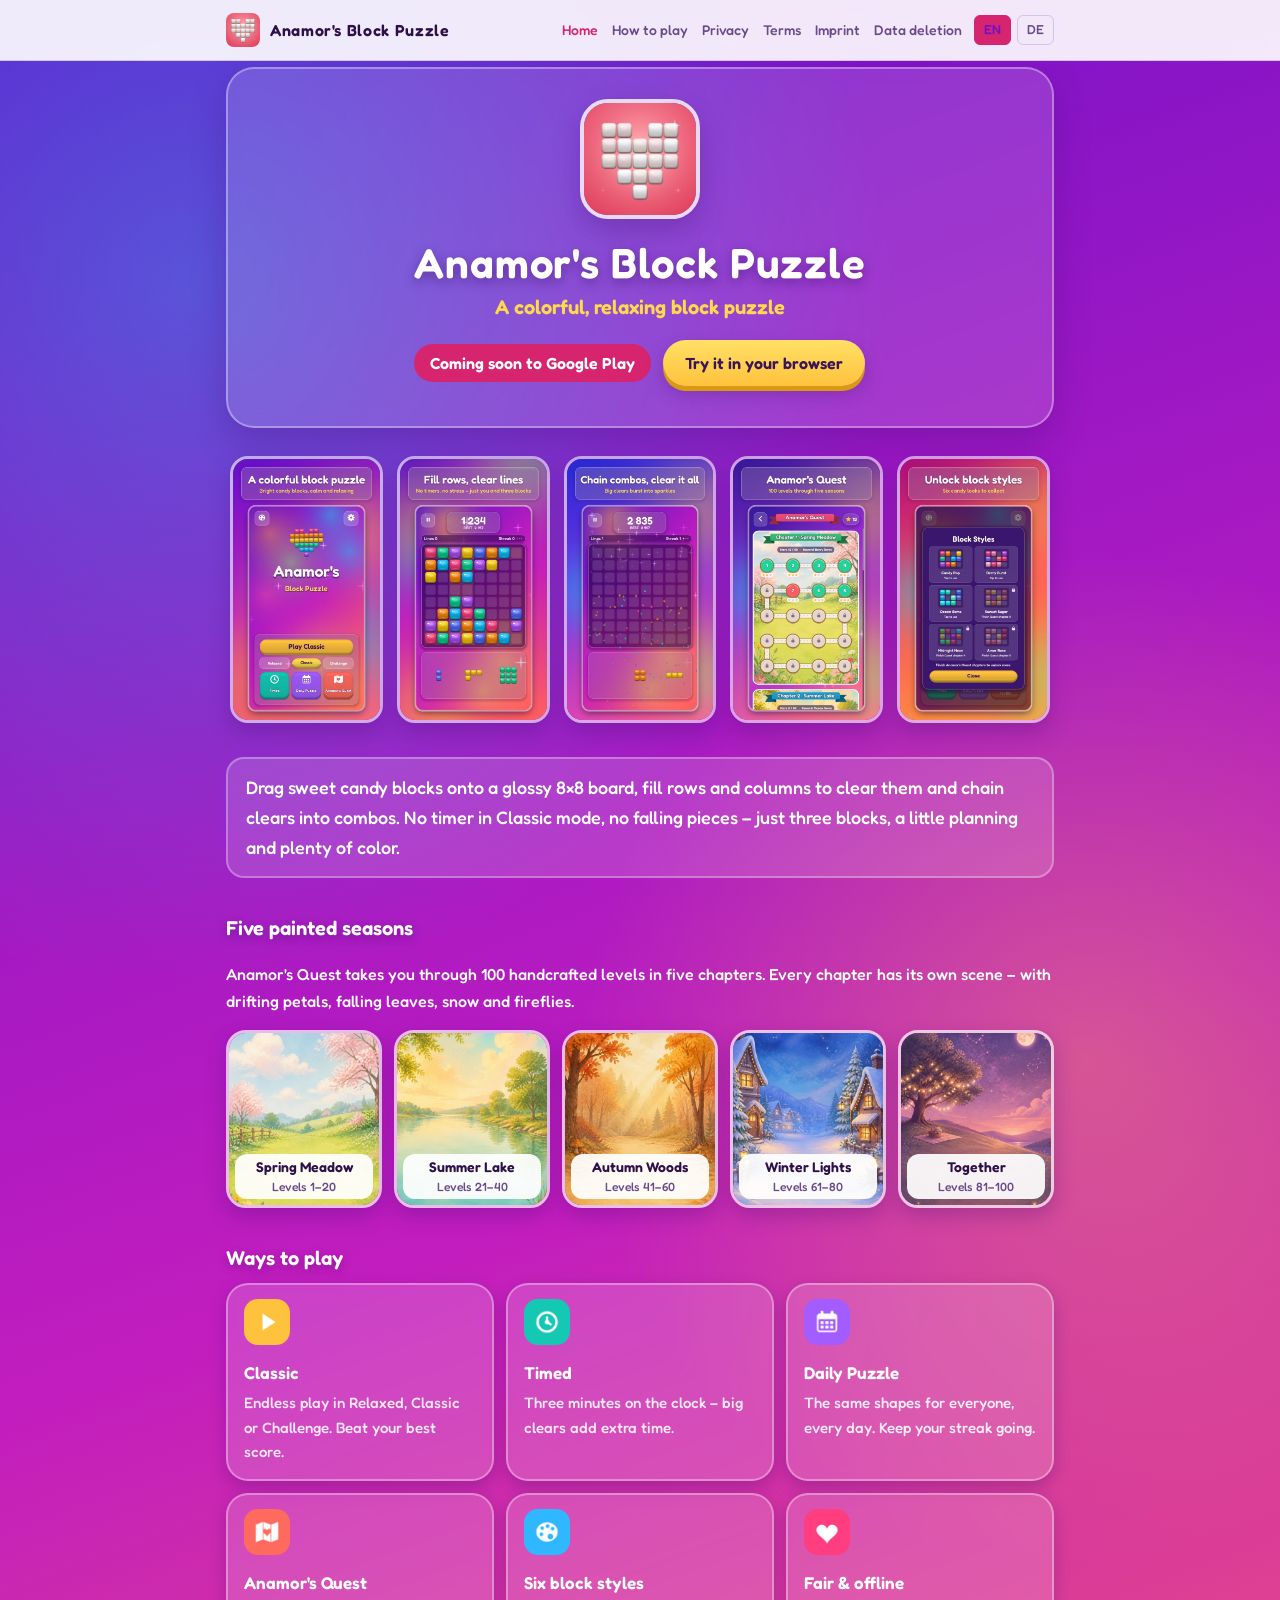
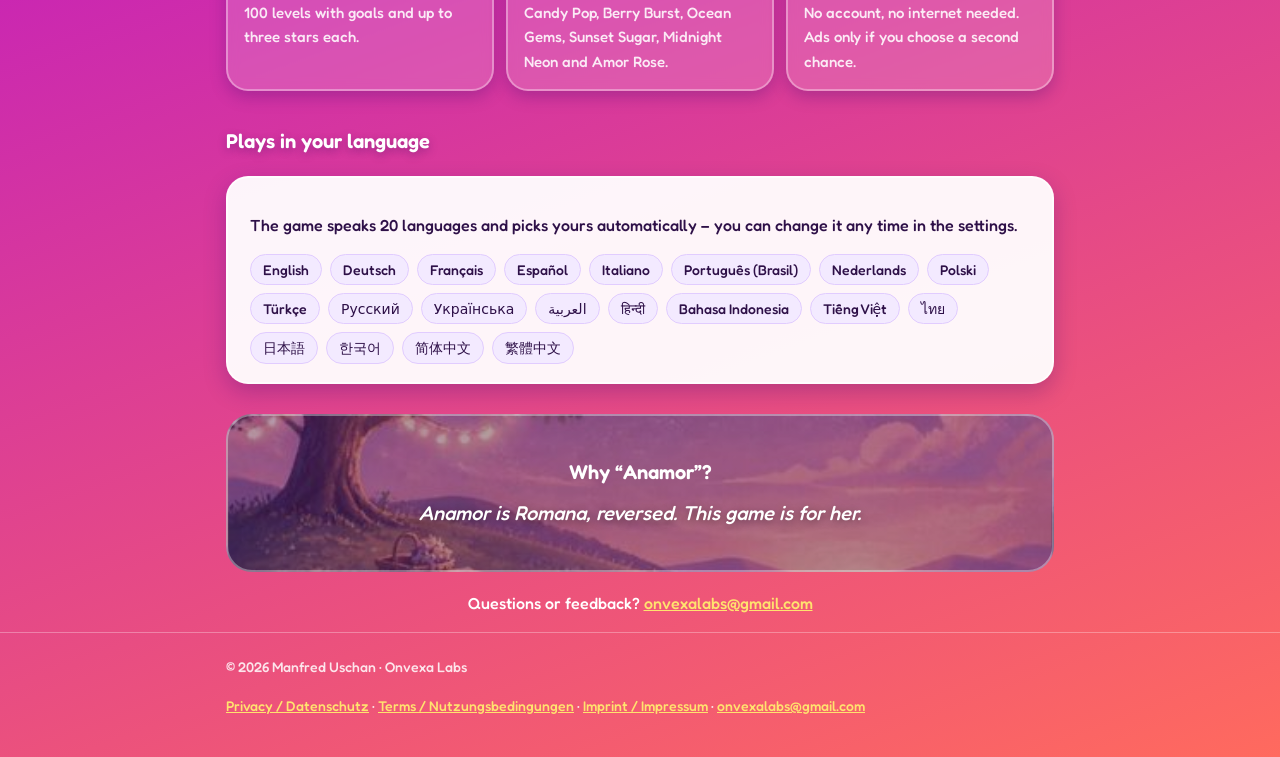
<file: index.html>
<!doctype html>
<html lang="en">
<head>
  <meta charset="utf-8">
  <meta name="viewport" content="width=device-width, initial-scale=1">
  <title>Home · Anamor's Block Puzzle</title>
  <meta name="title-en" content="Home · Anamor's Block Puzzle">
  <meta name="title-de" content="Start · Anamor's Block Puzzle">
  <meta name="description" content="Anamor's Block Puzzle – a colorful 8×8 block puzzle for Android with five painted seasons in its Quest. 100 levels, daily puzzle, plays offline, 20 languages.">
  <meta property="og:title" content="Anamor's Block Puzzle">
  <meta property="og:description" content="A colorful, relaxing block puzzle – 100 levels, daily puzzle, plays offline.">
  <meta property="og:image" content="https://onvexalabs-dev.github.io/anamors-block-puzzle-page/assets/og.jpg">
  <meta property="og:type" content="website">
  <meta name="theme-color" content="#8a2be2">
  <link rel="icon" type="image/png" href="assets/favicon.png">
  <link rel="apple-touch-icon" href="assets/apple-touch-icon.png">
  <link rel="stylesheet" href="assets/style.css">
  <script src="assets/site.js"></script>

</head>
<body>
  <header class="top">
    <div class="wrap bar">
      <a class="brand" href="index.html"><img src="assets/icon.png" alt="">Anamor's Block Puzzle</a>
      <nav class="links">
        <a href="index.html" aria-current="page"><span data-lang="en">Home</span><span data-lang="de">Start</span></a>
        <a href="how-to-play.html"><span data-lang="en">How to play</span><span data-lang="de">Spielanleitung</span></a>
        <a href="privacy.html"><span data-lang="en">Privacy</span><span data-lang="de">Datenschutz</span></a>
        <a href="terms.html"><span data-lang="en">Terms</span><span data-lang="de">Nutzungsbedingungen</span></a>
        <a href="imprint.html"><span data-lang="en">Imprint</span><span data-lang="de">Impressum</span></a>
        <a href="delete-data.html"><span data-lang="en">Data deletion</span><span data-lang="de">Datenlöschung</span></a>
      </nav>
      <div class="lang" role="group" aria-label="Language">
        <button type="button" data-set="en" aria-pressed="false">EN</button>
        <button type="button" data-set="de" aria-pressed="false">DE</button>
      </div>
    </div>
  </header>
  <main class="wrap">
    <article data-lang="en" lang="en">
      <section class="hero2">
        <div class="hero-card">
          <img class="hero-icon" src="assets/icon.png" alt="Anamor's Block Puzzle icon" width="112" height="112">
          <h1>Anamor's Block Puzzle</h1>
          <p class="tagline">A colorful, relaxing block puzzle</p>
          <p class="cta"><span class="badge">Coming soon to Google Play</span> <a class="btn alt" href="how-to-play.html">Try it in your browser</a></p>
        </div>
      </section>
      <div class="shots"><figure><img src="assets/shot_en_1.jpg" alt="A colorful block puzzle" loading="lazy" width="540" height="960"></figure><figure><img src="assets/shot_en_2.jpg" alt="Fill rows, clear lines" loading="lazy" width="540" height="960"></figure><figure><img src="assets/shot_en_3.jpg" alt="Chain combos" loading="lazy" width="540" height="960"></figure><figure><img src="assets/shot_en_4.jpg" alt="Anamor's Quest" loading="lazy" width="540" height="960"></figure><figure><img src="assets/shot_en_5.jpg" alt="Unlock block styles" loading="lazy" width="540" height="960"></figure></div>
      <p class="intro">Drag sweet candy blocks onto a glossy 8×8 board, fill rows and columns to clear them and chain clears into combos. No timer in Classic mode, no falling pieces – just three blocks, a little planning and plenty of color.</p>
      <h2>Five painted seasons</h2>
      <p>Anamor's Quest takes you through 100 handcrafted levels in five chapters. Every chapter has its own scene – with drifting petals, falling leaves, snow and fireflies.</p>
      <div class="seasons"><figure class="season"><img src="assets/season_spring.jpg" alt="" loading="lazy"><figcaption><b>Spring Meadow</b><span>Levels 1–20</span></figcaption></figure><figure class="season"><img src="assets/season_summer.jpg" alt="" loading="lazy"><figcaption><b>Summer Lake</b><span>Levels 21–40</span></figcaption></figure><figure class="season"><img src="assets/season_autumn.jpg" alt="" loading="lazy"><figcaption><b>Autumn Woods</b><span>Levels 41–60</span></figcaption></figure><figure class="season"><img src="assets/season_winter.jpg" alt="" loading="lazy"><figcaption><b>Winter Lights</b><span>Levels 61–80</span></figcaption></figure><figure class="season"><img src="assets/season_together.jpg" alt="" loading="lazy"><figcaption><b>Together</b><span>Levels 81–100</span></figcaption></figure></div>
      <h2>Ways to play</h2>
      <div class="feats"><div class="feat"><i class="ico i-play"></i><h3>Classic</h3><p>Endless play in Relaxed, Classic or Challenge. Beat your best score.</p></div><div class="feat"><i class="ico i-clock"></i><h3>Timed</h3><p>Three minutes on the clock – big clears add extra time.</p></div><div class="feat"><i class="ico i-calendar"></i><h3>Daily Puzzle</h3><p>The same shapes for everyone, every day. Keep your streak going.</p></div><div class="feat"><i class="ico i-map"></i><h3>Anamor's Quest</h3><p>100 levels with goals and up to three stars each.</p></div><div class="feat"><i class="ico i-palette"></i><h3>Six block styles</h3><p>Candy Pop, Berry Burst, Ocean Gems, Sunset Sugar, Midnight Neon and Amor Rose.</p></div><div class="feat"><i class="ico i-heart"></i><h3>Fair & offline</h3><p>No account, no internet needed. Ads only if you choose a second chance.</p></div></div>
      <h2>Plays in your language</h2>
      <div class="card"><p>The game speaks 20 languages and picks yours automatically – you can change it any time in the settings.</p><div class="chips"><span class="chip">English</span><span class="chip">Deutsch</span><span class="chip">Français</span><span class="chip">Español</span><span class="chip">Italiano</span><span class="chip">Português (Brasil)</span><span class="chip">Nederlands</span><span class="chip">Polski</span><span class="chip">Türkçe</span><span class="chip">Русский</span><span class="chip">Українська</span><span class="chip">العربية</span><span class="chip">हिन्दी</span><span class="chip">Bahasa Indonesia</span><span class="chip">Tiếng Việt</span><span class="chip">ไทย</span><span class="chip">日本語</span><span class="chip">한국어</span><span class="chip">简体中文</span><span class="chip">繁體中文</span></div></div>
      <section class="dedication">
        <h2>Why “Anamor”?</h2>
        <p><em>Anamor is Romana, reversed. This game is for her.</em></p>
      </section>
      <p class="support">Questions or feedback? <a href="mailto:onvexalabs@gmail.com">onvexalabs@gmail.com</a></p>
    </article>
    <article data-lang="de" lang="de">
      <section class="hero2">
        <div class="hero-card">
          <img class="hero-icon" src="assets/icon.png" alt="Anamor's Block Puzzle Symbol" width="112" height="112">
          <h1>Anamor's Block Puzzle</h1>
          <p class="tagline">Ein farbenfrohes, entspannendes Block-Puzzle</p>
          <p class="cta"><span class="badge">Bald auf Google Play</span> <a class="btn alt" href="how-to-play.html">Im Browser ausprobieren</a></p>
        </div>
      </section>
      <div class="shots"><figure><img src="assets/shot_de_1.jpg" alt="Farbenfrohes Block-Puzzle" loading="lazy" width="540" height="960"></figure><figure><img src="assets/shot_de_2.jpg" alt="Reihen füllen, Linien leeren" loading="lazy" width="540" height="960"></figure><figure><img src="assets/shot_de_3.jpg" alt="Combos verketten" loading="lazy" width="540" height="960"></figure><figure><img src="assets/shot_de_4.jpg" alt="Anamor's Quest" loading="lazy" width="540" height="960"></figure><figure><img src="assets/shot_de_5.jpg" alt="Block-Stile freischalten" loading="lazy" width="540" height="960"></figure></div>
      <p class="intro">Ziehe süße Bonbon-Blöcke auf ein glänzendes 8×8-Brett, fülle Reihen und Spalten, um sie zu leeren, und verkette Treffer zu Combos. Kein Zeitdruck im Klassik-Modus, keine fallenden Teile – nur drei Blöcke, ein bisschen Planung und jede Menge Farbe.</p>
      <h2>Fünf gemalte Jahreszeiten</h2>
      <p>Anamor's Quest führt dich durch 100 Level in fünf Kapiteln. Jedes Kapitel hat seine eigene Szene – mit Blütenblättern, fallendem Laub, Schnee und Glühwürmchen.</p>
      <div class="seasons"><figure class="season"><img src="assets/season_spring.jpg" alt="" loading="lazy"><figcaption><b>Frühlingswiese</b><span>Level 1–20</span></figcaption></figure><figure class="season"><img src="assets/season_summer.jpg" alt="" loading="lazy"><figcaption><b>Sommersee</b><span>Level 21–40</span></figcaption></figure><figure class="season"><img src="assets/season_autumn.jpg" alt="" loading="lazy"><figcaption><b>Herbstwald</b><span>Level 41–60</span></figcaption></figure><figure class="season"><img src="assets/season_winter.jpg" alt="" loading="lazy"><figcaption><b>Winterlichter</b><span>Level 61–80</span></figcaption></figure><figure class="season"><img src="assets/season_together.jpg" alt="" loading="lazy"><figcaption><b>Gemeinsam</b><span>Level 81–100</span></figcaption></figure></div>
      <h2>Spielmodi</h2>
      <div class="feats"><div class="feat"><i class="ico i-play"></i><h3>Klassisch</h3><p>Endlos spielen in Entspannt, Klassisch oder Herausforderung. Knacke deinen Bestwert.</p></div><div class="feat"><i class="ico i-clock"></i><h3>Zeitmodus</h3><p>Drei Minuten auf der Uhr – große Treffer bringen Extrazeit.</p></div><div class="feat"><i class="ico i-calendar"></i><h3>Tagesrätsel</h3><p>Jeden Tag dieselben Formen für alle. Halte deine Serie am Leben.</p></div><div class="feat"><i class="ico i-map"></i><h3>Anamor's Quest</h3><p>100 Level mit Zielen und bis zu drei Sternen.</p></div><div class="feat"><i class="ico i-palette"></i><h3>Sechs Block-Stile</h3><p>Bonbon-Pop, Beeren-Explosion, Ozean-Juwelen, Sonnenuntergang, Mitternachts-Neon und Amor-Rose.</p></div><div class="feat"><i class="ico i-heart"></i><h3>Fair & offline</h3><p>Kein Konto, kein Internet nötig. Werbung nur, wenn du eine zweite Chance willst.</p></div></div>
      <h2>Spielt in deiner Sprache</h2>
      <div class="card"><p>Das Spiel spricht 20 Sprachen und wählt deine automatisch – in den Einstellungen kannst du sie jederzeit ändern.</p><div class="chips"><span class="chip">English</span><span class="chip">Deutsch</span><span class="chip">Français</span><span class="chip">Español</span><span class="chip">Italiano</span><span class="chip">Português (Brasil)</span><span class="chip">Nederlands</span><span class="chip">Polski</span><span class="chip">Türkçe</span><span class="chip">Русский</span><span class="chip">Українська</span><span class="chip">العربية</span><span class="chip">हिन्दी</span><span class="chip">Bahasa Indonesia</span><span class="chip">Tiếng Việt</span><span class="chip">ไทย</span><span class="chip">日本語</span><span class="chip">한국어</span><span class="chip">简体中文</span><span class="chip">繁體中文</span></div></div>
      <section class="dedication">
        <h2>Warum „Anamor“?</h2>
        <p><em>Anamor ist Romana, rückwärts gelesen. Dieses Spiel ist für sie.</em></p>
      </section>
      <p class="support">Fragen oder Feedback? <a href="mailto:onvexalabs@gmail.com">onvexalabs@gmail.com</a></p>
    </article>

  </main>
  <footer>
    <div class="wrap">
      <span>© 2026 Manfred Uschan · Onvexa Labs</span>
      <span><a href="privacy.html">Privacy / Datenschutz</a> · <a href="terms.html">Terms / Nutzungsbedingungen</a> · <a href="imprint.html">Imprint / Impressum</a> · <a href="mailto:onvexalabs@gmail.com">onvexalabs@gmail.com</a></span>
    </div>
  </footer>
</body>
</html>
</file>
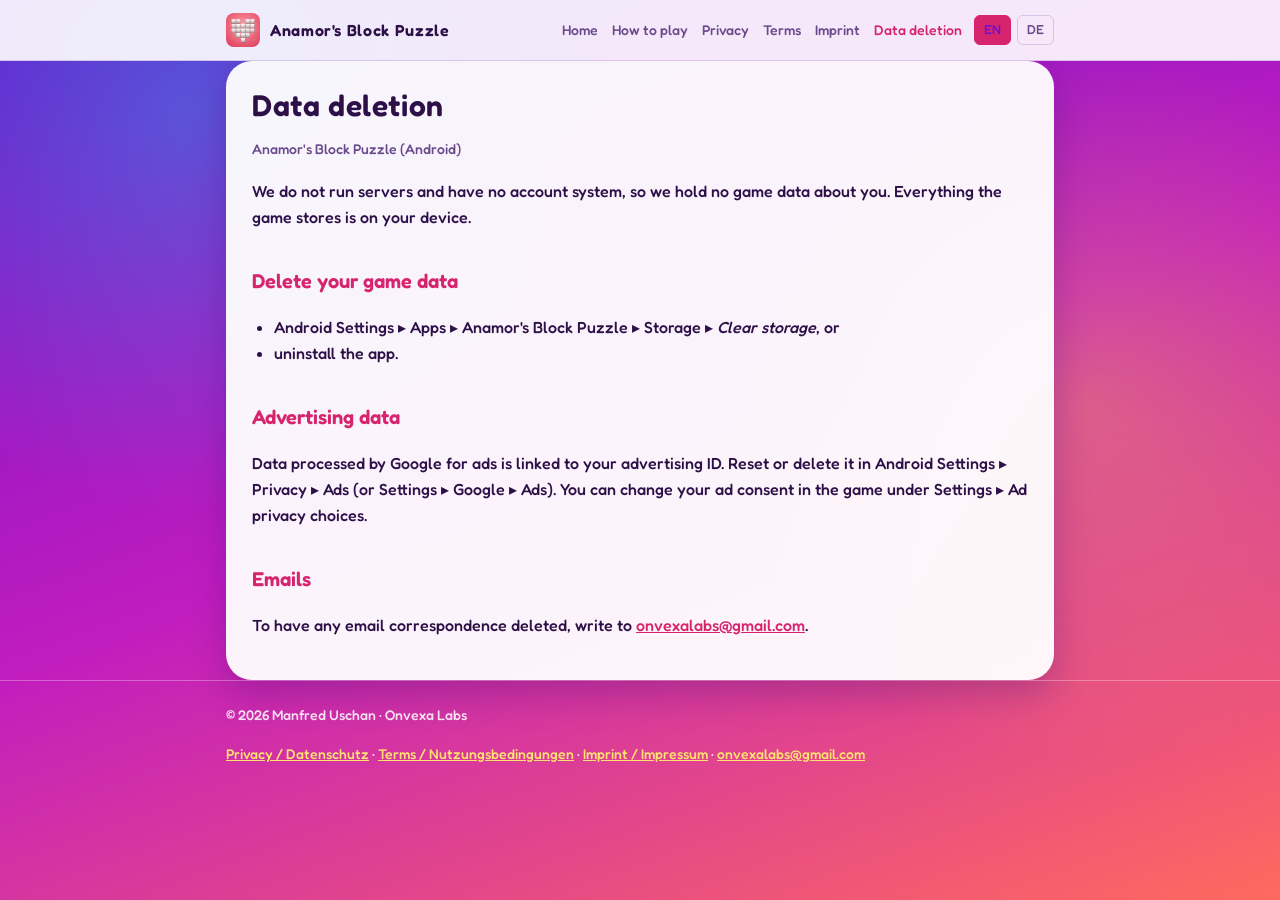
<file: delete-data.html>
<!doctype html>
<html lang="en">
<head>
  <meta charset="utf-8">
  <meta name="viewport" content="width=device-width, initial-scale=1">
  <title>Data deletion · Anamor's Block Puzzle</title>
  <meta name="title-en" content="Data deletion · Anamor's Block Puzzle">
  <meta name="title-de" content="Datenlöschung · Anamor's Block Puzzle">
  <meta name="description" content="How to delete data for Anamor's Block Puzzle.">
  <meta name="theme-color" content="#8a2be2">
  <link rel="icon" type="image/png" href="assets/favicon.png">
  <link rel="apple-touch-icon" href="assets/apple-touch-icon.png">
  <link rel="stylesheet" href="assets/style.css">
  <script src="assets/site.js"></script>

</head>
<body>
  <header class="top">
    <div class="wrap bar">
      <a class="brand" href="index.html"><img src="assets/icon.png" alt="">Anamor's Block Puzzle</a>
      <nav class="links">
        <a href="index.html"><span data-lang="en">Home</span><span data-lang="de">Start</span></a>
        <a href="how-to-play.html"><span data-lang="en">How to play</span><span data-lang="de">Spielanleitung</span></a>
        <a href="privacy.html"><span data-lang="en">Privacy</span><span data-lang="de">Datenschutz</span></a>
        <a href="terms.html"><span data-lang="en">Terms</span><span data-lang="de">Nutzungsbedingungen</span></a>
        <a href="imprint.html"><span data-lang="en">Imprint</span><span data-lang="de">Impressum</span></a>
        <a href="delete-data.html" aria-current="page"><span data-lang="en">Data deletion</span><span data-lang="de">Datenlöschung</span></a>
      </nav>
      <div class="lang" role="group" aria-label="Language">
        <button type="button" data-set="en" aria-pressed="false">EN</button>
        <button type="button" data-set="de" aria-pressed="false">DE</button>
      </div>
    </div>
  </header>
  <main class="wrap">
    <article data-lang="en" lang="en">

      <h1>Data deletion</h1>
      <p class="meta">Anamor's Block Puzzle (Android)</p>
      <p>We do not run servers and have no account system, so we hold no game data about you. Everything the game stores is on
      your device.</p>
      <h2>Delete your game data</h2>
      <ul>
        <li>Android Settings ▸ Apps ▸ Anamor's Block Puzzle ▸ Storage ▸ <em>Clear storage</em>, or</li>
        <li>uninstall the app.</li>
      </ul>
      <h2>Advertising data</h2>
      <p>Data processed by Google for ads is linked to your advertising ID. Reset or delete it in Android Settings ▸ Privacy ▸ Ads
      (or Settings ▸ Google ▸ Ads). You can change your ad consent in the game under Settings ▸ Ad privacy choices.</p>
      <h2>Emails</h2>
      <p>To have any email correspondence deleted, write to <a href="mailto:onvexalabs@gmail.com">onvexalabs@gmail.com</a>.</p>
    </article>
    <article data-lang="de" lang="de">

      <h1>Datenlöschung</h1>
      <p class="meta">Anamor's Block Puzzle (Android)</p>
      <p>Wir betreiben keine Server und haben kein Kontosystem – wir besitzen also keine Spieldaten über dich. Alles, was das Spiel
      speichert, liegt auf deinem Gerät.</p>
      <h2>Spieldaten löschen</h2>
      <ul>
        <li>Android-Einstellungen ▸ Apps ▸ Anamor's Block Puzzle ▸ Speicher ▸ <em>Speicher leeren</em>, oder</li>
        <li>die App deinstallieren.</li>
      </ul>
      <h2>Werbedaten</h2>
      <p>Von Google für Werbung verarbeitete Daten sind mit deiner Werbe-ID verknüpft. Setze sie in den Android-Einstellungen ▸
      Datenschutz ▸ Werbung (oder Einstellungen ▸ Google ▸ Anzeigen) zurück oder lösche sie. Deine Werbe-Einwilligung änderst du im
      Spiel unter Einstellungen ▸ Werbe-Datenschutz.</p>
      <h2>E-Mails</h2>
      <p>Um E-Mail-Korrespondenz löschen zu lassen, schreib an <a href="mailto:onvexalabs@gmail.com">onvexalabs@gmail.com</a>.</p>
    </article>

  </main>
  <footer>
    <div class="wrap">
      <span>© 2026 Manfred Uschan · Onvexa Labs</span>
      <span><a href="privacy.html">Privacy / Datenschutz</a> · <a href="terms.html">Terms / Nutzungsbedingungen</a> · <a href="imprint.html">Imprint / Impressum</a> · <a href="mailto:onvexalabs@gmail.com">onvexalabs@gmail.com</a></span>
    </div>
  </footer>
</body>
</html>
</file>
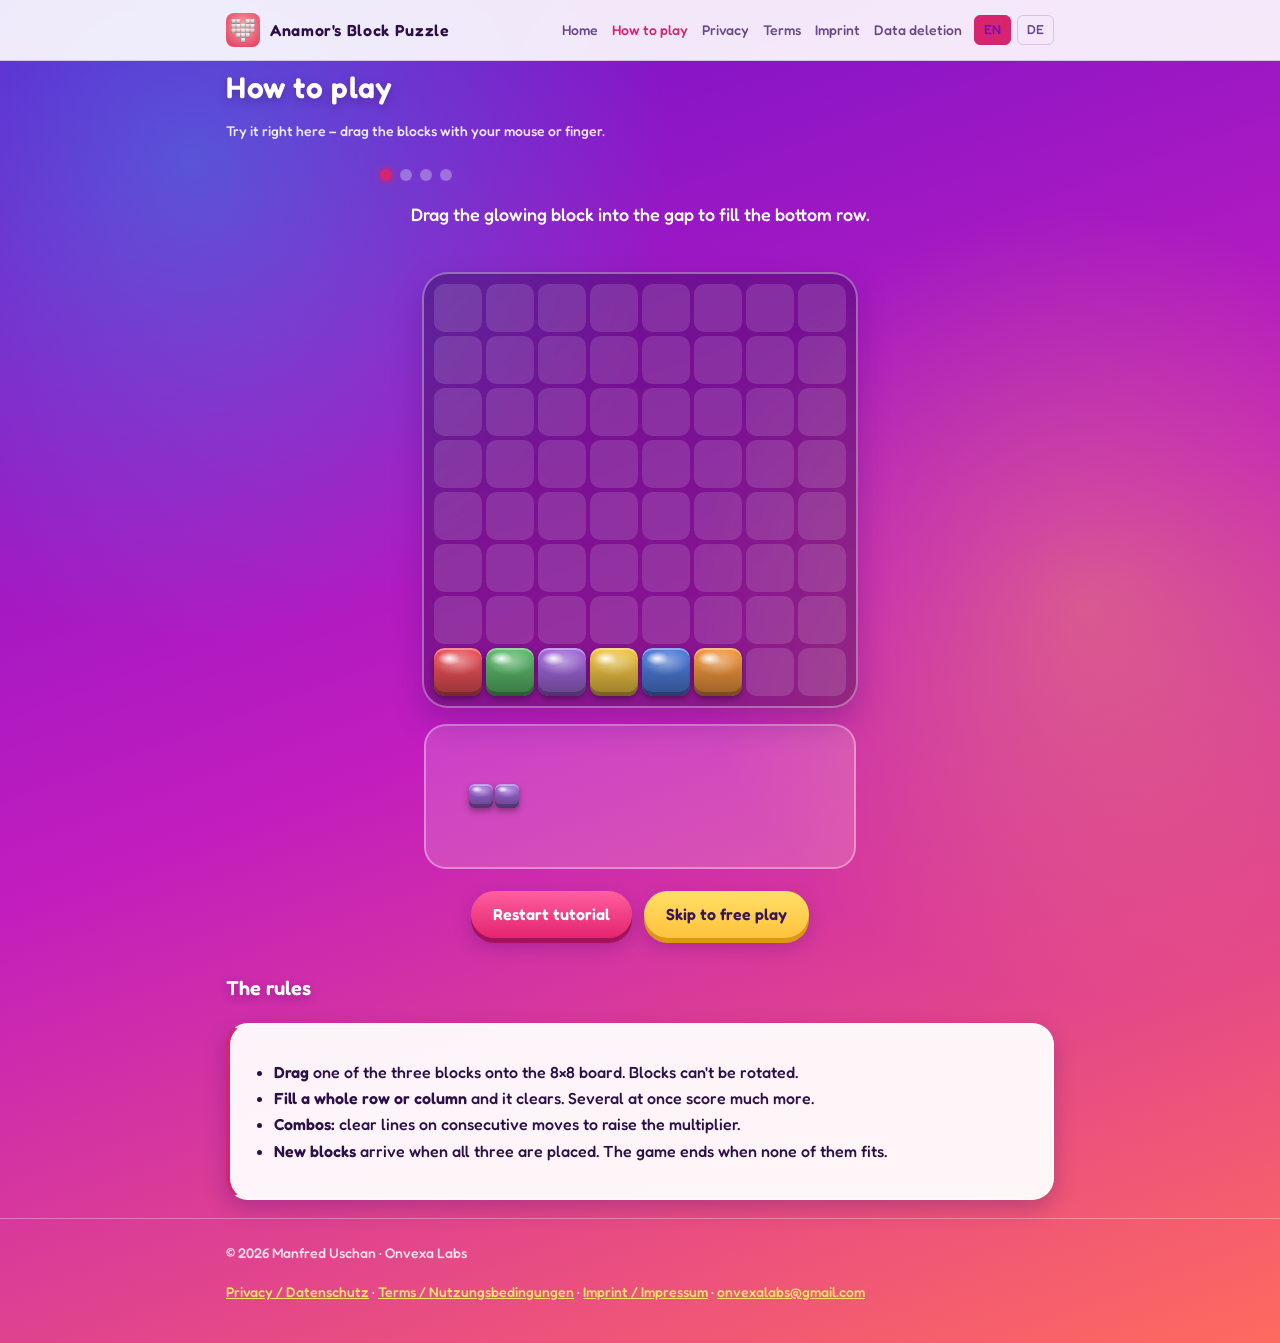
<file: how-to-play.html>
<!doctype html>
<html lang="en">
<head>
  <meta charset="utf-8">
  <meta name="viewport" content="width=device-width, initial-scale=1">
  <title>How to play · Anamor's Block Puzzle</title>
  <meta name="title-en" content="How to play · Anamor's Block Puzzle">
  <meta name="title-de" content="Spielanleitung · Anamor's Block Puzzle">
  <meta name="description" content="Interactive tutorial: learn how to play Anamor's Block Puzzle.">
  <meta name="theme-color" content="#8a2be2">
  <link rel="icon" type="image/png" href="assets/favicon.png">
  <link rel="apple-touch-icon" href="assets/apple-touch-icon.png">
  <link rel="stylesheet" href="assets/style.css">
  <script src="assets/site.js"></script>
  <script src="assets/tutorial.js" defer></script>
</head>
<body>
  <header class="top">
    <div class="wrap bar">
      <a class="brand" href="index.html"><img src="assets/icon.png" alt="">Anamor's Block Puzzle</a>
      <nav class="links">
        <a href="index.html"><span data-lang="en">Home</span><span data-lang="de">Start</span></a>
        <a href="how-to-play.html" aria-current="page"><span data-lang="en">How to play</span><span data-lang="de">Spielanleitung</span></a>
        <a href="privacy.html"><span data-lang="en">Privacy</span><span data-lang="de">Datenschutz</span></a>
        <a href="terms.html"><span data-lang="en">Terms</span><span data-lang="de">Nutzungsbedingungen</span></a>
        <a href="imprint.html"><span data-lang="en">Imprint</span><span data-lang="de">Impressum</span></a>
        <a href="delete-data.html"><span data-lang="en">Data deletion</span><span data-lang="de">Datenlöschung</span></a>
      </nav>
      <div class="lang" role="group" aria-label="Language">
        <button type="button" data-set="en" aria-pressed="false">EN</button>
        <button type="button" data-set="de" aria-pressed="false">DE</button>
      </div>
    </div>
  </header>
  <main class="wrap">
    <article class="plain" data-lang="en" lang="en">

      <h1>How to play</h1>
      <p class="meta">Try it right here – drag the blocks with your mouse or finger.</p>
      
    </article>
    <article class="plain" data-lang="de" lang="de">

      <h1>Spielanleitung</h1>
      <p class="meta">Probier es direkt hier aus – zieh die Blöcke mit Maus oder Finger.</p>
      
    </article>

    <section class="tut" id="tut">
      <div class="tut-head">
        <div class="tut-steps" id="tut-steps"></div>
        <div class="tut-score" id="tut-score" hidden><span data-lang="en">Score</span><span data-lang="de">Punkte</span> <b id="tut-points">0</b></div>
      </div>
      <p class="tut-msg" id="tut-msg"></p>
      <div class="tut-stage">
        <div class="tut-board" id="tut-board" aria-label="Game board"></div>
        <div class="tut-tray" id="tut-tray"></div>
      </div>
      <div class="tut-buttons">
        <button type="button" class="btn" id="tut-restart"><span data-lang="en">Restart tutorial</span><span data-lang="de">Tutorial neu starten</span></button>
        <button type="button" class="btn alt" id="tut-free"><span data-lang="en">Skip to free play</span><span data-lang="de">Direkt frei spielen</span></button>
      </div>
      <noscript><p>Please enable JavaScript to try the interactive tutorial.</p></noscript>
    </section>
    <div data-lang="en" lang="en">
      <h2>The rules</h2>
      <div class="card promise">
        <ul>
          <li><strong>Drag</strong> one of the three blocks onto the 8×8 board. Blocks can't be rotated.</li>
          <li><strong>Fill a whole row or column</strong> and it clears. Several at once score much more.</li>
          <li><strong>Combos:</strong> clear lines on consecutive moves to raise the multiplier.</li>
          <li><strong>New blocks</strong> arrive when all three are placed. The game ends when none of them fits.</li>
        </ul>
      </div>
    </div>
    <div data-lang="de" lang="de">
      <h2>Die Regeln</h2>
      <div class="card promise">
        <ul>
          <li><strong>Ziehe</strong> einen der drei Blöcke auf das 8×8-Brett. Blöcke lassen sich nicht drehen.</li>
          <li><strong>Fülle eine ganze Reihe oder Spalte</strong> – sie wird geleert. Mehrere auf einmal bringen viel mehr Punkte.</li>
          <li><strong>Combos:</strong> Leere in aufeinanderfolgenden Zügen Linien, um den Multiplikator zu steigern.</li>
          <li><strong>Neue Blöcke</strong> kommen, wenn alle drei gelegt sind. Das Spiel endet, wenn keiner mehr passt.</li>
        </ul>
      </div>
    </div>
  </main>
  <footer>
    <div class="wrap">
      <span>© 2026 Manfred Uschan · Onvexa Labs</span>
      <span><a href="privacy.html">Privacy / Datenschutz</a> · <a href="terms.html">Terms / Nutzungsbedingungen</a> · <a href="imprint.html">Imprint / Impressum</a> · <a href="mailto:onvexalabs@gmail.com">onvexalabs@gmail.com</a></span>
    </div>
  </footer>
</body>
</html>
</file>
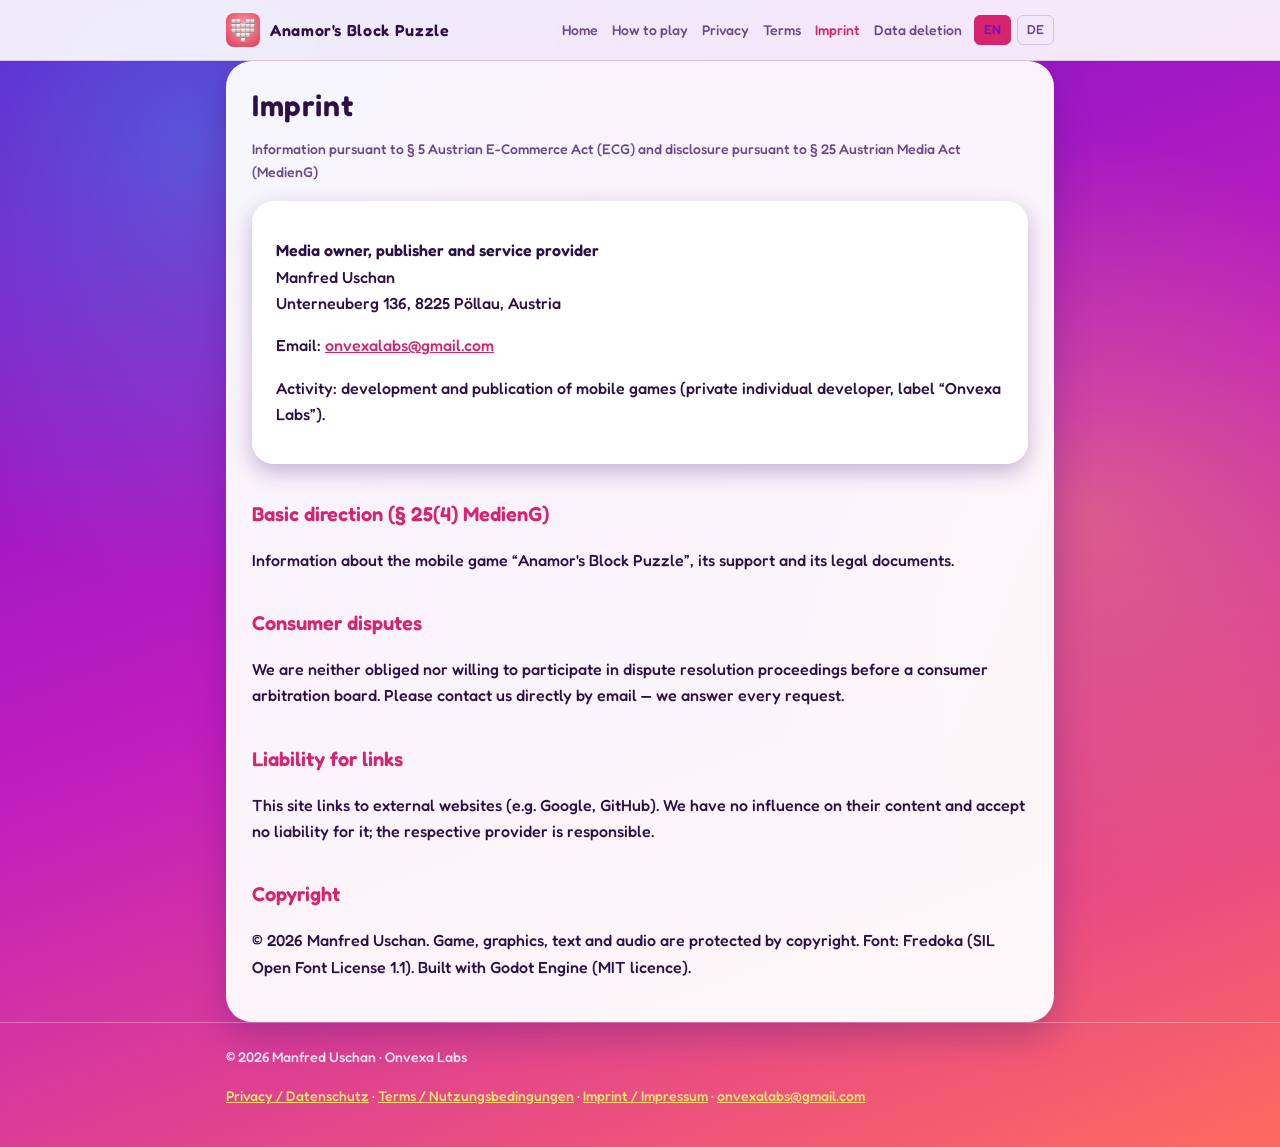
<file: imprint.html>
<!doctype html>
<html lang="en">
<head>
  <meta charset="utf-8">
  <meta name="viewport" content="width=device-width, initial-scale=1">
  <title>Imprint · Anamor's Block Puzzle</title>
  <meta name="title-en" content="Imprint · Anamor's Block Puzzle">
  <meta name="title-de" content="Impressum · Anamor's Block Puzzle">
  <meta name="description" content="Imprint / Impressum for Anamor's Block Puzzle.">
  <meta name="theme-color" content="#8a2be2">
  <link rel="icon" type="image/png" href="assets/favicon.png">
  <link rel="apple-touch-icon" href="assets/apple-touch-icon.png">
  <link rel="stylesheet" href="assets/style.css">
  <script src="assets/site.js"></script>

</head>
<body>
  <header class="top">
    <div class="wrap bar">
      <a class="brand" href="index.html"><img src="assets/icon.png" alt="">Anamor's Block Puzzle</a>
      <nav class="links">
        <a href="index.html"><span data-lang="en">Home</span><span data-lang="de">Start</span></a>
        <a href="how-to-play.html"><span data-lang="en">How to play</span><span data-lang="de">Spielanleitung</span></a>
        <a href="privacy.html"><span data-lang="en">Privacy</span><span data-lang="de">Datenschutz</span></a>
        <a href="terms.html"><span data-lang="en">Terms</span><span data-lang="de">Nutzungsbedingungen</span></a>
        <a href="imprint.html" aria-current="page"><span data-lang="en">Imprint</span><span data-lang="de">Impressum</span></a>
        <a href="delete-data.html"><span data-lang="en">Data deletion</span><span data-lang="de">Datenlöschung</span></a>
      </nav>
      <div class="lang" role="group" aria-label="Language">
        <button type="button" data-set="en" aria-pressed="false">EN</button>
        <button type="button" data-set="de" aria-pressed="false">DE</button>
      </div>
    </div>
  </header>
  <main class="wrap">
    <article data-lang="en" lang="en">

      <h1>Imprint</h1>
      <p class="meta">Information pursuant to § 5 Austrian E-Commerce Act (ECG) and disclosure pursuant to § 25 Austrian Media Act (MedienG)</p>
      <div class="card">
        <p><strong>Media owner, publisher and service provider</strong><br>Manfred Uschan<br>Unterneuberg 136, 8225 Pöllau, Austria</p>
        <p>Email: <a href="mailto:onvexalabs@gmail.com">onvexalabs@gmail.com</a></p>
        <p>Activity: development and publication of mobile games (private individual developer, label “Onvexa Labs”).</p>
      </div>
      <h2>Basic direction (§ 25(4) MedienG)</h2>
      <p>Information about the mobile game “Anamor's Block Puzzle”, its support and its legal documents.</p>
      <h2>Consumer disputes</h2>
      <p>We are neither obliged nor willing to participate in dispute resolution proceedings before a consumer arbitration board.
      Please contact us directly by email — we answer every request.</p>
      <h2>Liability for links</h2>
      <p>This site links to external websites (e.g. Google, GitHub). We have no influence on their content and accept no liability
      for it; the respective provider is responsible.</p>
      <h2>Copyright</h2>
      <p>© 2026 Manfred Uschan. Game, graphics, text and audio are protected by copyright. Font: Fredoka (SIL Open Font
      License 1.1). Built with Godot Engine (MIT licence).</p>
    </article>
    <article data-lang="de" lang="de">

      <h1>Impressum</h1>
      <p class="meta">Informationspflicht gemäß § 5 E-Commerce-Gesetz (ECG) und Offenlegung gemäß § 25 Mediengesetz (MedienG)</p>
      <div class="card">
        <p><strong>Medieninhaber, Herausgeber und Diensteanbieter</strong><br>Manfred Uschan<br>Unterneuberg 136, 8225 Pöllau, Österreich</p>
        <p>E-Mail: <a href="mailto:onvexalabs@gmail.com">onvexalabs@gmail.com</a></p>
        <p>Tätigkeit: Entwicklung und Veröffentlichung von Handyspielen (privater Einzelentwickler, Label „Onvexa Labs“).</p>
      </div>
      <h2>Grundlegende Richtung (§ 25 Abs. 4 MedienG)</h2>
      <p>Informationen über das Handyspiel „Anamor's Block Puzzle“, dessen Support und rechtliche Dokumente.</p>
      <h2>Verbraucherstreitbeilegung</h2>
      <p>Wir sind weder verpflichtet noch bereit, an Streitbeilegungsverfahren vor einer Verbraucherschlichtungsstelle teilzunehmen.
      Bitte kontaktiere uns direkt per E-Mail – wir beantworten jede Anfrage.</p>
      <h2>Haftung für Links</h2>
      <p>Diese Website verlinkt auf externe Seiten (z. B. Google, GitHub). Auf deren Inhalte haben wir keinen Einfluss und übernehmen
      dafür keine Haftung; verantwortlich ist der jeweilige Anbieter.</p>
      <h2>Urheberrecht</h2>
      <p>© 2026 Manfred Uschan. Spiel, Grafiken, Texte und Audio sind urheberrechtlich geschützt. Schrift: Fredoka (SIL Open Font
      License 1.1). Erstellt mit der Godot Engine (MIT-Lizenz).</p>
    </article>

  </main>
  <footer>
    <div class="wrap">
      <span>© 2026 Manfred Uschan · Onvexa Labs</span>
      <span><a href="privacy.html">Privacy / Datenschutz</a> · <a href="terms.html">Terms / Nutzungsbedingungen</a> · <a href="imprint.html">Imprint / Impressum</a> · <a href="mailto:onvexalabs@gmail.com">onvexalabs@gmail.com</a></span>
    </div>
  </footer>
</body>
</html>
</file>
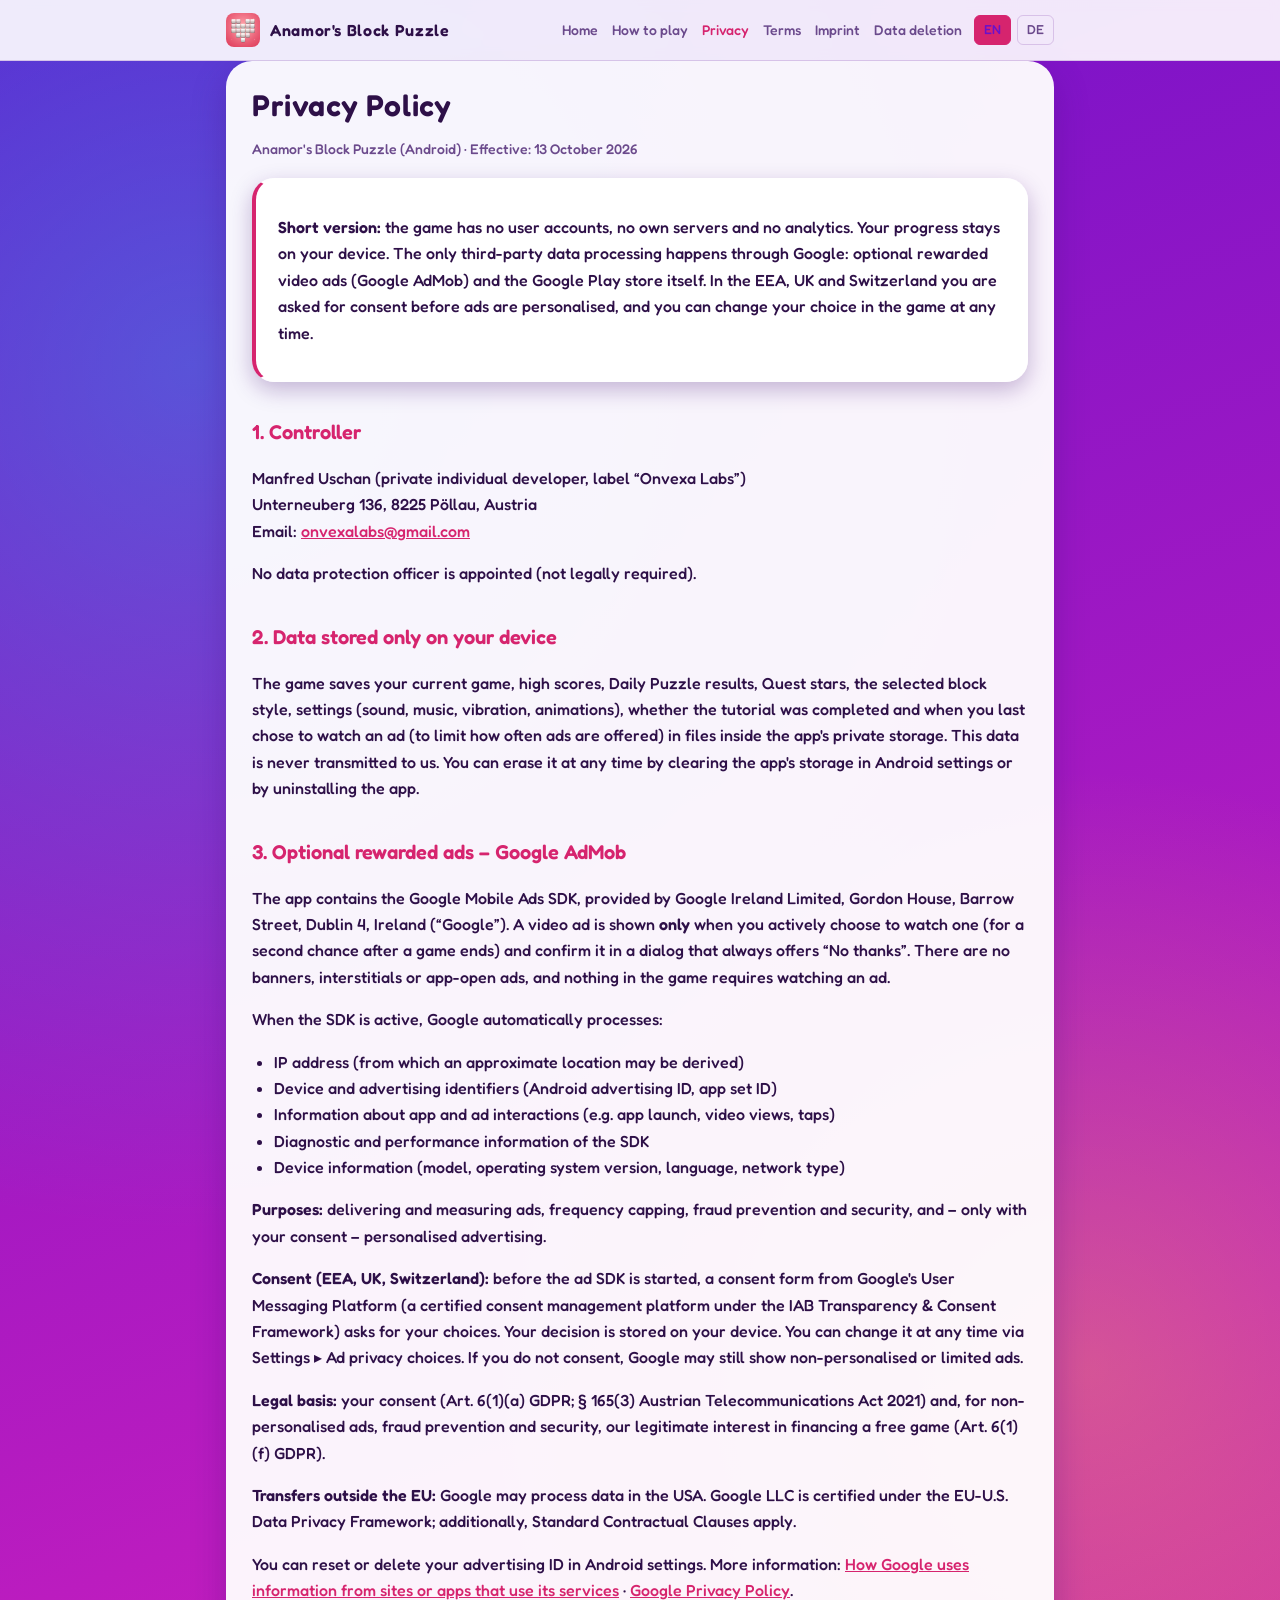
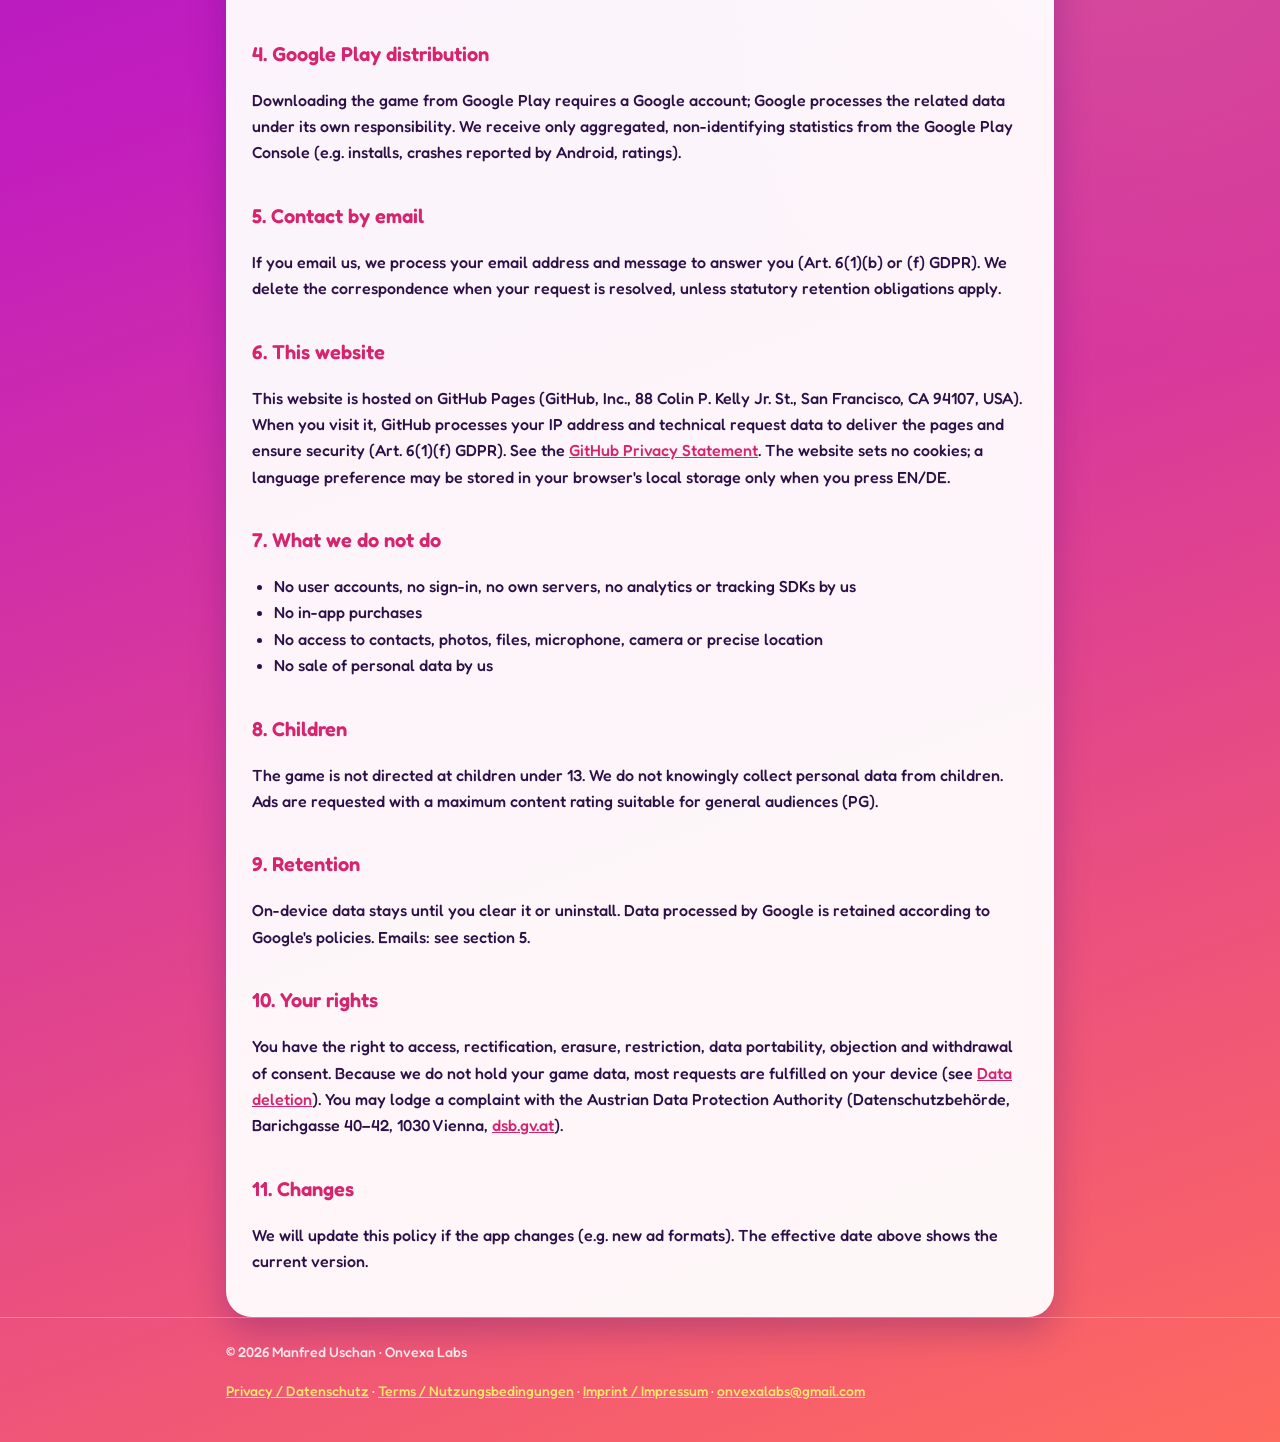
<file: privacy.html>
<!doctype html>
<html lang="en">
<head>
  <meta charset="utf-8">
  <meta name="viewport" content="width=device-width, initial-scale=1">
  <title>Privacy Policy · Anamor's Block Puzzle</title>
  <meta name="title-en" content="Privacy Policy · Anamor's Block Puzzle">
  <meta name="title-de" content="Datenschutzerklärung · Anamor's Block Puzzle">
  <meta name="description" content="Privacy policy for Anamor's Block Puzzle.">
  <meta name="theme-color" content="#8a2be2">
  <link rel="icon" type="image/png" href="assets/favicon.png">
  <link rel="apple-touch-icon" href="assets/apple-touch-icon.png">
  <link rel="stylesheet" href="assets/style.css">
  <script src="assets/site.js"></script>

</head>
<body>
  <header class="top">
    <div class="wrap bar">
      <a class="brand" href="index.html"><img src="assets/icon.png" alt="">Anamor's Block Puzzle</a>
      <nav class="links">
        <a href="index.html"><span data-lang="en">Home</span><span data-lang="de">Start</span></a>
        <a href="how-to-play.html"><span data-lang="en">How to play</span><span data-lang="de">Spielanleitung</span></a>
        <a href="privacy.html" aria-current="page"><span data-lang="en">Privacy</span><span data-lang="de">Datenschutz</span></a>
        <a href="terms.html"><span data-lang="en">Terms</span><span data-lang="de">Nutzungsbedingungen</span></a>
        <a href="imprint.html"><span data-lang="en">Imprint</span><span data-lang="de">Impressum</span></a>
        <a href="delete-data.html"><span data-lang="en">Data deletion</span><span data-lang="de">Datenlöschung</span></a>
      </nav>
      <div class="lang" role="group" aria-label="Language">
        <button type="button" data-set="en" aria-pressed="false">EN</button>
        <button type="button" data-set="de" aria-pressed="false">DE</button>
      </div>
    </div>
  </header>
  <main class="wrap">
    <article data-lang="en" lang="en">

      <h1>Privacy Policy</h1>
      <p class="meta">Anamor's Block Puzzle (Android) · Effective: 13 October 2026</p>
      <div class="card promise"><p><strong>Short version:</strong> the game has no user accounts, no own servers and no analytics.
      Your progress stays on your device. The only third-party data processing happens through Google: optional rewarded video ads
      (Google AdMob) and the Google Play store itself. In the EEA, UK and Switzerland you are asked for consent before ads are
      personalised, and you can change your choice in the game at any time.</p></div>
      <h2>1. Controller</h2>
      <p>Manfred Uschan (private individual developer, label “Onvexa Labs”)<br>Unterneuberg 136, 8225 Pöllau, Austria<br>Email:
      <a href="mailto:onvexalabs@gmail.com">onvexalabs@gmail.com</a></p>
      <p>No data protection officer is appointed (not legally required).</p>
      <h2>2. Data stored only on your device</h2>
      <p>The game saves your current game, high scores, Daily Puzzle results, Quest stars, the selected block style, settings
      (sound, music, vibration, animations), whether the tutorial was completed and when you last chose to watch an ad (to limit how
      often ads are offered) in files inside the app's private storage. This data is never transmitted to us. You can erase it at any
      time by clearing the app's storage in Android settings or by uninstalling the app.</p>

      <h2>3. Optional rewarded ads – Google AdMob</h2>
      <p>The app contains the Google Mobile Ads SDK, provided by Google Ireland Limited, Gordon House, Barrow Street, Dublin 4,
      Ireland (“Google”). A video ad is shown <strong>only</strong> when you actively choose to watch one (for a second chance after
      a game ends) and confirm it in a dialog that always offers “No thanks”. There are no banners, interstitials or app-open ads,
      and nothing in the game requires watching an ad.</p>
      <p>When the SDK is active, Google automatically processes:</p>
      <ul>
        <li>IP address (from which an approximate location may be derived)</li>
        <li>Device and advertising identifiers (Android advertising ID, app set ID)</li>
        <li>Information about app and ad interactions (e.g. app launch, video views, taps)</li>
        <li>Diagnostic and performance information of the SDK</li>
        <li>Device information (model, operating system version, language, network type)</li>
      </ul>
      <p><strong>Purposes:</strong> delivering and measuring ads, frequency capping, fraud prevention and security, and – only with
      your consent – personalised advertising.</p>
      <p><strong>Consent (EEA, UK, Switzerland):</strong> before the ad SDK is started, a consent form from Google's User Messaging
      Platform (a certified consent management platform under the IAB Transparency &amp; Consent Framework) asks for your choices.
      Your decision is stored on your device. You can change it at any time via Settings ▸ Ad privacy choices. If you do not
      consent, Google may still show non-personalised or limited ads.</p>
      <p><strong>Legal basis:</strong> your consent (Art. 6(1)(a) GDPR; § 165(3) Austrian Telecommunications Act 2021) and, for
      non-personalised ads, fraud prevention and security, our legitimate interest in financing a free game (Art. 6(1)(f) GDPR).</p>
      <p><strong>Transfers outside the EU:</strong> Google may process data in the USA. Google LLC is certified under the EU-U.S.
      Data Privacy Framework; additionally, Standard Contractual Clauses apply.</p>
      <p>You can reset or delete your advertising ID in Android settings. More information:
      <a href="https://policies.google.com/technologies/partner-sites">How Google uses information from sites or apps that use its
      services</a> · <a href="https://policies.google.com/privacy">Google Privacy Policy</a>.</p>
      <h2>4. Google Play distribution</h2>
      <p>Downloading the game from Google Play requires a Google account; Google processes the related data under its own
      responsibility. We receive only aggregated, non-identifying statistics from the Google Play Console (e.g. installs, crashes
      reported by Android, ratings).</p>
      <h2>5. Contact by email</h2>
      <p>If you email us, we process your email address and message to answer you (Art. 6(1)(b) or (f) GDPR). We delete the
      correspondence when your request is resolved, unless statutory retention obligations apply.</p>
      <h2>6. This website</h2>
      <p>This website is hosted on GitHub Pages (GitHub, Inc., 88 Colin P. Kelly Jr. St., San Francisco, CA 94107, USA). When you
      visit it, GitHub processes your IP address and technical request data to deliver the pages and ensure security
      (Art. 6(1)(f) GDPR). See the <a href="https://docs.github.com/site-policy/privacy-policies/github-general-privacy-statement">GitHub
      Privacy Statement</a>. The website sets no cookies; a language preference may be stored in your browser's local storage only
      when you press EN/DE.</p>
      <h2>7. What we do not do</h2>
      <ul>
        <li>No user accounts, no sign-in, no own servers, no analytics or tracking SDKs by us</li>
        <li>No in-app purchases</li>
        <li>No access to contacts, photos, files, microphone, camera or precise location</li>
        <li>No sale of personal data by us</li>
      </ul>
      <h2>8. Children</h2>
      <p>The game is not directed at children under 13. We do not knowingly collect personal data from children. Ads are requested
      with a maximum content rating suitable for general audiences (PG).</p>
      <h2>9. Retention</h2>
      <p>On-device data stays until you clear it or uninstall. Data processed by Google is retained according to Google's
      policies. Emails: see section 5.</p>
      <h2>10. Your rights</h2>
      <p>You have the right to access, rectification, erasure, restriction, data portability, objection and withdrawal of consent.
      Because we do not hold your game data, most requests are fulfilled on your device (see <a href="delete-data.html">Data
      deletion</a>). You may lodge a complaint with the Austrian Data Protection Authority (Datenschutzbehörde, Barichgasse 40–42,
      1030 Vienna, <a href="https://www.dsb.gv.at">dsb.gv.at</a>).</p>
      <h2>11. Changes</h2>
      <p>We will update this policy if the app changes (e.g. new ad formats). The effective date above shows the current version.</p>
    </article>
    <article data-lang="de" lang="de">

      <h1>Datenschutzerklärung</h1>
      <p class="meta">Anamor's Block Puzzle (Android) · Gültig ab: 13. Oktober 2026</p>
      <div class="card promise"><p><strong>Kurzfassung:</strong> Das Spiel hat keine Benutzerkonten, keine eigenen Server und keine
      Analyse-Tools. Dein Fortschritt bleibt auf deinem Gerät. Daten werden nur über Google verarbeitet: freiwillige
      Belohnungsvideos (Google AdMob) und der Google Play Store selbst. Im EWR, in UK und der Schweiz wirst du vor personalisierter
      Werbung um Einwilligung gefragt und kannst deine Wahl im Spiel jederzeit ändern.</p></div>
      <h2>1. Verantwortlicher</h2>
      <p>Manfred Uschan (privater Einzelentwickler, Label „Onvexa Labs“)<br>Unterneuberg 136, 8225 Pöllau, Österreich<br>E-Mail:
      <a href="mailto:onvexalabs@gmail.com">onvexalabs@gmail.com</a></p>
      <p>Ein Datenschutzbeauftragter ist nicht bestellt (gesetzlich nicht erforderlich).</p>
      <h2>2. Nur auf deinem Gerät gespeicherte Daten</h2>
      <p>Das Spiel speichert dein laufendes Spiel, Bestwerte, Ergebnisse des Tagesrätsels, Quest-Sterne, den gewählten Block-Stil,
      Einstellungen (Ton, Musik, Vibration, Animationen), ob das Tutorial abgeschlossen wurde und wann du zuletzt freiwillig ein
      Video angesehen hast (um die Häufigkeit von Angeboten zu begrenzen) in Dateien im privaten Speicher der App. Diese Daten
      werden nie an uns übertragen. Du kannst sie jederzeit über die Android-Einstellungen (App-Speicher löschen) oder durch
      Deinstallation entfernen.</p>

      <h2>3. Freiwillige Belohnungsvideos – Google AdMob</h2>
      <p>Die App enthält das Google Mobile Ads SDK der Google Ireland Limited, Gordon House, Barrow Street, Dublin 4, Irland
      („Google“). Ein Video wird <strong>nur</strong> gezeigt, wenn du dich aktiv dafür entscheidest (für eine zweite Chance nach
      Spielende) und es in einem Dialog bestätigst, der immer „Nein danke“ anbietet. Es gibt keine Banner, Interstitials oder
      App-Start-Werbung, und nichts im Spiel setzt das Ansehen von Werbung voraus.</p>
      <p>Wenn das SDK aktiv ist, verarbeitet Google automatisch:</p>
      <ul>
        <li>IP-Adresse (daraus kann ein ungefährer Standort abgeleitet werden)</li>
        <li>Geräte- und Werbekennungen (Android-Werbe-ID, App-Set-ID)</li>
        <li>Informationen über App- und Werbeinteraktionen (z. B. App-Start, Videoaufrufe, Tippen)</li>
        <li>Diagnose- und Leistungsdaten des SDK</li>
        <li>Geräteinformationen (Modell, Betriebssystemversion, Sprache, Netzwerktyp)</li>
      </ul>
      <p><strong>Zwecke:</strong> Ausspielung und Messung von Werbung, Frequenzbegrenzung, Betrugsprävention und Sicherheit sowie –
      nur mit deiner Einwilligung – personalisierte Werbung.</p>
      <p><strong>Einwilligung (EWR, UK, Schweiz):</strong> Bevor das Werbe-SDK startet, fragt ein Einwilligungsformular der User
      Messaging Platform von Google (eine zertifizierte Consent-Management-Plattform nach dem IAB Transparency &amp; Consent
      Framework) deine Auswahl ab. Deine Entscheidung wird auf deinem Gerät gespeichert. Du kannst sie jederzeit unter
      Einstellungen ▸ Werbe-Datenschutz ändern. Ohne Einwilligung kann Google weiterhin nicht personalisierte oder eingeschränkte
      Werbung zeigen.</p>
      <p><strong>Rechtsgrundlage:</strong> deine Einwilligung (Art. 6 Abs. 1 lit. a DSGVO; § 165 Abs. 3 TKG 2021) sowie für nicht
      personalisierte Werbung, Betrugsprävention und Sicherheit unser berechtigtes Interesse an der Finanzierung eines kostenlosen
      Spiels (Art. 6 Abs. 1 lit. f DSGVO).</p>
      <p><strong>Übermittlung außerhalb der EU:</strong> Google kann Daten in den USA verarbeiten. Google LLC ist nach dem
      EU-U.S. Data Privacy Framework zertifiziert; zusätzlich gelten Standardvertragsklauseln.</p>
      <p>Du kannst deine Werbe-ID in den Android-Einstellungen zurücksetzen oder löschen. Mehr dazu:
      <a href="https://policies.google.com/technologies/partner-sites">Wie Google Daten von Websites oder Apps verwendet, die
      Google-Dienste nutzen</a> · <a href="https://policies.google.com/privacy">Datenschutzerklärung von Google</a>.</p>
      <h2>4. Vertrieb über Google Play</h2>
      <p>Für den Download über Google Play ist ein Google-Konto nötig; Google verarbeitet die zugehörigen Daten in eigener
      Verantwortung. Wir erhalten nur zusammengefasste, nicht personenbezogene Statistiken aus der Google Play Console (z. B.
      Installationen, von Android gemeldete Abstürze, Bewertungen).</p>
      <h2>5. Kontakt per E-Mail</h2>
      <p>Wenn du uns schreibst, verarbeiten wir deine E-Mail-Adresse und Nachricht zur Beantwortung (Art. 6 Abs. 1 lit. b oder f
      DSGVO). Wir löschen die Korrespondenz nach Erledigung, sofern keine gesetzlichen Aufbewahrungspflichten bestehen.</p>
      <h2>6. Diese Website</h2>
      <p>Diese Website wird auf GitHub Pages gehostet (GitHub, Inc., 88 Colin P. Kelly Jr. St., San Francisco, CA 94107, USA).
      Beim Aufruf verarbeitet GitHub deine IP-Adresse und technische Anfragedaten, um die Seiten auszuliefern und die Sicherheit zu
      gewährleisten (Art. 6 Abs. 1 lit. f DSGVO). Siehe <a href="https://docs.github.com/site-policy/privacy-policies/github-general-privacy-statement">GitHub-Datenschutzerklärung</a>.
      Die Website setzt keine Cookies; eine Sprachwahl wird nur nach Klick auf EN/DE im lokalen Speicher deines Browsers abgelegt.</p>
      <h2>7. Was wir nicht tun</h2>
      <ul>
        <li>Keine Benutzerkonten, keine Anmeldung, keine eigenen Server, keine Analyse- oder Tracking-SDKs von uns</li>
        <li>Keine In-App-Käufe</li>
        <li>Kein Zugriff auf Kontakte, Fotos, Dateien, Mikrofon, Kamera oder genauen Standort</li>
        <li>Kein Verkauf personenbezogener Daten durch uns</li>
      </ul>
      <h2>8. Kinder</h2>
      <p>Das Spiel richtet sich nicht an Kinder unter 13 Jahren. Wir erheben wissentlich keine Daten von Kindern. Werbung wird mit
      einer maximalen Inhaltseinstufung für ein allgemeines Publikum (PG) angefordert.</p>
      <h2>9. Speicherdauer</h2>
      <p>Daten auf dem Gerät bleiben, bis du sie löschst oder die App deinstallierst. Von Google verarbeitete Daten werden nach
      Googles Richtlinien gespeichert. E-Mails: siehe Abschnitt 5.</p>
      <h2>10. Deine Rechte</h2>
      <p>Du hast das Recht auf Auskunft, Berichtigung, Löschung, Einschränkung, Datenübertragbarkeit, Widerspruch und Widerruf
      einer Einwilligung. Da wir deine Spieldaten nicht besitzen, erfüllst du die meisten Anliegen direkt auf deinem Gerät (siehe
      <a href="delete-data.html">Datenlöschung</a>). Du kannst dich bei der Österreichischen Datenschutzbehörde beschweren
      (Barichgasse 40–42, 1030 Wien, <a href="https://www.dsb.gv.at">dsb.gv.at</a>).</p>
      <h2>11. Änderungen</h2>
      <p>Wir aktualisieren diese Erklärung, wenn sich die App ändert (z. B. neue Werbeformate). Das Datum oben zeigt die aktuelle
      Fassung.</p>
    </article>

  </main>
  <footer>
    <div class="wrap">
      <span>© 2026 Manfred Uschan · Onvexa Labs</span>
      <span><a href="privacy.html">Privacy / Datenschutz</a> · <a href="terms.html">Terms / Nutzungsbedingungen</a> · <a href="imprint.html">Imprint / Impressum</a> · <a href="mailto:onvexalabs@gmail.com">onvexalabs@gmail.com</a></span>
    </div>
  </footer>
</body>
</html>
</file>
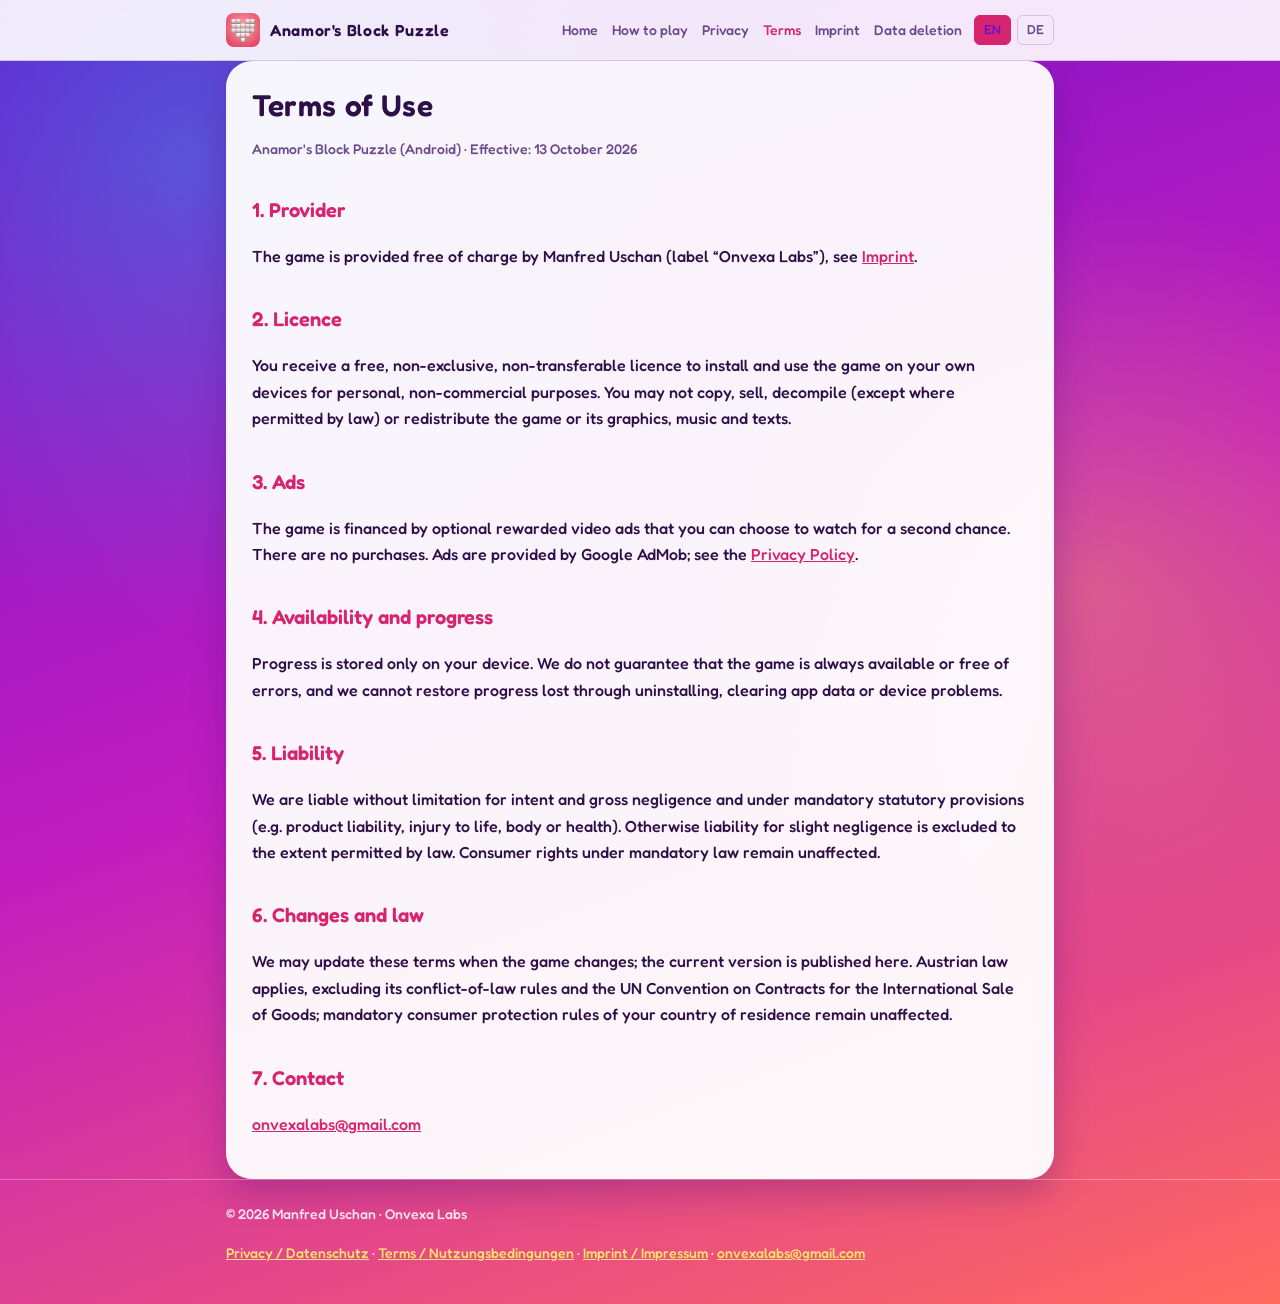
<file: terms.html>
<!doctype html>
<html lang="en">
<head>
  <meta charset="utf-8">
  <meta name="viewport" content="width=device-width, initial-scale=1">
  <title>Terms of Use · Anamor's Block Puzzle</title>
  <meta name="title-en" content="Terms of Use · Anamor's Block Puzzle">
  <meta name="title-de" content="Nutzungsbedingungen · Anamor's Block Puzzle">
  <meta name="description" content="Terms of use for Anamor's Block Puzzle.">
  <meta name="theme-color" content="#8a2be2">
  <link rel="icon" type="image/png" href="assets/favicon.png">
  <link rel="apple-touch-icon" href="assets/apple-touch-icon.png">
  <link rel="stylesheet" href="assets/style.css">
  <script src="assets/site.js"></script>

</head>
<body>
  <header class="top">
    <div class="wrap bar">
      <a class="brand" href="index.html"><img src="assets/icon.png" alt="">Anamor's Block Puzzle</a>
      <nav class="links">
        <a href="index.html"><span data-lang="en">Home</span><span data-lang="de">Start</span></a>
        <a href="how-to-play.html"><span data-lang="en">How to play</span><span data-lang="de">Spielanleitung</span></a>
        <a href="privacy.html"><span data-lang="en">Privacy</span><span data-lang="de">Datenschutz</span></a>
        <a href="terms.html" aria-current="page"><span data-lang="en">Terms</span><span data-lang="de">Nutzungsbedingungen</span></a>
        <a href="imprint.html"><span data-lang="en">Imprint</span><span data-lang="de">Impressum</span></a>
        <a href="delete-data.html"><span data-lang="en">Data deletion</span><span data-lang="de">Datenlöschung</span></a>
      </nav>
      <div class="lang" role="group" aria-label="Language">
        <button type="button" data-set="en" aria-pressed="false">EN</button>
        <button type="button" data-set="de" aria-pressed="false">DE</button>
      </div>
    </div>
  </header>
  <main class="wrap">
    <article data-lang="en" lang="en">

      <h1>Terms of Use</h1>
      <p class="meta">Anamor's Block Puzzle (Android) · Effective: 13 October 2026</p>
      <h2>1. Provider</h2>
      <p>The game is provided free of charge by Manfred Uschan (label “Onvexa Labs”), see <a href="imprint.html">Imprint</a>.</p>
      <h2>2. Licence</h2>
      <p>You receive a free, non-exclusive, non-transferable licence to install and use the game on your own devices for
      personal, non-commercial purposes. You may not copy, sell, decompile (except where permitted by law) or redistribute the game
      or its graphics, music and texts.</p>
      <h2>3. Ads</h2>
      <p>The game is financed by optional rewarded video ads that you can choose to watch for a second chance. There are no
      purchases. Ads are provided by Google AdMob; see the <a href="privacy.html">Privacy Policy</a>.</p>
      <h2>4. Availability and progress</h2>
      <p>Progress is stored only on your device. We do not guarantee that the game is always available or free of errors, and we
      cannot restore progress lost through uninstalling, clearing app data or device problems.</p>
      <h2>5. Liability</h2>
      <p>We are liable without limitation for intent and gross negligence and under mandatory statutory provisions (e.g. product
      liability, injury to life, body or health). Otherwise liability for slight negligence is excluded to the extent permitted by
      law. Consumer rights under mandatory law remain unaffected.</p>
      <h2>6. Changes and law</h2>
      <p>We may update these terms when the game changes; the current version is published here. Austrian law applies, excluding its
      conflict-of-law rules and the UN Convention on Contracts for the International Sale of Goods; mandatory consumer protection
      rules of your country of residence remain unaffected.</p>
      <h2>7. Contact</h2>
      <p><a href="mailto:onvexalabs@gmail.com">onvexalabs@gmail.com</a></p>
    </article>
    <article data-lang="de" lang="de">

      <h1>Nutzungsbedingungen</h1>
      <p class="meta">Anamor's Block Puzzle (Android) · Gültig ab: 13. Oktober 2026</p>
      <h2>1. Anbieter</h2>
      <p>Das Spiel wird kostenlos von Manfred Uschan (Label „Onvexa Labs“) bereitgestellt, siehe <a href="imprint.html">Impressum</a>.</p>
      <h2>2. Lizenz</h2>
      <p>Du erhältst eine kostenlose, nicht ausschließliche, nicht übertragbare Lizenz, das Spiel auf deinen eigenen Geräten für
      private, nicht kommerzielle Zwecke zu installieren und zu nutzen. Du darfst das Spiel sowie dessen Grafiken, Musik und Texte
      nicht kopieren, verkaufen, dekompilieren (außer soweit gesetzlich erlaubt) oder weiterverbreiten.</p>
      <h2>3. Werbung</h2>
      <p>Das Spiel finanziert sich über freiwillige Belohnungsvideos, die du für eine zweite Chance ansehen kannst. Es gibt keine
      Käufe. Die Werbung stammt von Google AdMob; siehe <a href="privacy.html">Datenschutzerklärung</a>.</p>
      <h2>4. Verfügbarkeit und Fortschritt</h2>
      <p>Der Fortschritt wird nur auf deinem Gerät gespeichert. Wir garantieren nicht, dass das Spiel jederzeit verfügbar oder
      fehlerfrei ist, und können durch Deinstallation, Löschen der App-Daten oder Geräteprobleme verlorenen Fortschritt nicht
      wiederherstellen.</p>
      <h2>5. Haftung</h2>
      <p>Wir haften unbeschränkt für Vorsatz und grobe Fahrlässigkeit sowie nach zwingenden gesetzlichen Vorschriften (z. B.
      Produkthaftung, Verletzung von Leben, Körper oder Gesundheit). Im Übrigen ist die Haftung für leichte Fahrlässigkeit, soweit
      gesetzlich zulässig, ausgeschlossen. Zwingende Verbraucherrechte bleiben unberührt.</p>
      <h2>6. Änderungen und Recht</h2>
      <p>Wir können diese Bedingungen anpassen, wenn sich das Spiel ändert; die aktuelle Fassung ist hier veröffentlicht. Es gilt
      österreichisches Recht unter Ausschluss der Verweisungsnormen und des UN-Kaufrechts; zwingende Verbraucherschutzvorschriften
      deines Wohnsitzstaates bleiben unberührt.</p>
      <h2>7. Kontakt</h2>
      <p><a href="mailto:onvexalabs@gmail.com">onvexalabs@gmail.com</a></p>
    </article>

  </main>
  <footer>
    <div class="wrap">
      <span>© 2026 Manfred Uschan · Onvexa Labs</span>
      <span><a href="privacy.html">Privacy / Datenschutz</a> · <a href="terms.html">Terms / Nutzungsbedingungen</a> · <a href="imprint.html">Imprint / Impressum</a> · <a href="mailto:onvexalabs@gmail.com">onvexalabs@gmail.com</a></span>
    </div>
  </footer>
</body>
</html>
</file>
<file: assets/style.css>
@font-face { font-family: "Fredoka"; src: url("Fredoka-Medium.woff2") format("woff2"); font-weight: 400 500; font-display: swap; }
@font-face { font-family: "Fredoka"; src: url("Fredoka-SemiBold.woff2") format("woff2"); font-weight: 600 700; font-display: swap; }
:root {
  --bg: #6a11cb;
  --panel: rgba(255, 255, 255, .95);
  --trace: rgba(255, 255, 255, .7);
  --text: #2e1048;
  --dim: #6b4a8c;
  --accent: #d6246e;
  --accent2: #8a2be2;
  --warn: #b7791f;
  --line: rgba(110, 40, 160, .2);
  --grad: linear-gradient(160deg, #6a11cb 0%, #c21dbe 50%, #ff6a5e 100%);
  --shadow: rgba(60, 10, 110, .28);
}
* { box-sizing: border-box; }
html { -webkit-text-size-adjust: 100%; }
body {
  margin: 0;
  min-height: 100vh;
  background: var(--bg);
  background-image: radial-gradient(circle at 15% 12%, rgba(0, 229, 255, .3), transparent 30%),
    radial-gradient(circle at 85% 45%, rgba(255, 210, 63, .3), transparent 30%), var(--grad);
  color: var(--text);
  font: 16px/1.65 "Fredoka", system-ui, -apple-system, "Segoe UI", Roboto, sans-serif;
}
a { color: var(--accent); }
a:hover { color: #a3135a; }
header.top {
  border-bottom: 1px solid var(--line);
  background: rgba(255, 255, 255, .9);
  position: sticky; top: 0; z-index: 5;
  backdrop-filter: blur(6px);
}
.wrap { max-width: 860px; margin: 0 auto; padding: 0 16px; }
.bar { display: flex; align-items: center; gap: 12px; min-height: 60px; flex-wrap: wrap; }
.brand { display: flex; align-items: center; gap: 10px; color: var(--text); text-decoration: none; font-weight: 700; letter-spacing: .04em; }
.brand img { width: 34px; height: 34px; border-radius: 8px; }
nav.links { display: flex; gap: 14px; flex-wrap: wrap; margin-left: auto; font-size: 14px; }
nav.links a { color: var(--dim); text-decoration: none; }
nav.links a[aria-current="page"], nav.links a:hover { color: var(--accent); }
.lang { display: flex; gap: 6px; }
.lang button {
  background: transparent; color: var(--dim); border: 1px solid var(--line);
  border-radius: 6px; padding: 3px 9px; font: inherit; font-size: 13px; cursor: pointer;
}
.lang button[aria-pressed="true"] { color: var(--bg); background: var(--accent); border-color: var(--accent); }
main { padding: 28px 0 60px; }
/* text pages sit on a white sheet; the landing page (with .hero2) is glass on the gradient */
main > article:not(:has(.hero2)):not(.plain) { background: var(--panel); border-radius: 26px; padding: 18px 26px 26px;
  box-shadow: 0 14px 34px var(--shadow); }
main > article:has(.hero2) > h2, main > article:has(.hero2) > p:not(.intro) { color: #fff; }
main > article:has(.hero2) > h2 { text-shadow: 0 3px 8px rgba(58, 16, 96, .35); }
main > article:has(.hero2) > p a { color: #ffe36e; }
main > article.plain h1 { color: #fff; text-shadow: 0 3px 8px rgba(58, 16, 96, .35); }
main > article.plain .meta { color: rgba(255, 255, 255, .88); }
main > div[data-lang] > h2 { color: #fff; text-shadow: 0 3px 8px rgba(58, 16, 96, .35); }
footer a { color: #ffe36e; } footer a:hover { color: #fff; }
h1 { font-size: 30px; line-height: 1.2; margin: 8px 0 6px; letter-spacing: .02em; }
h2 { font-size: 20px; margin: 34px 0 8px; color: var(--accent); }
h3 { font-size: 17px; margin: 22px 0 6px; }
.meta { color: var(--dim); font-size: 14px; margin-bottom: 18px; }
.card {
  background: var(--panel); border: 2px solid var(--trace); border-radius: 22px;
  padding: 18px 22px; margin: 18px 0; box-shadow: 0 8px 22px var(--shadow);
}
.hero { text-align: center; padding: 30px 0 10px; }
.hero img { width: 128px; height: 128px; border-radius: 28px; box-shadow: 0 10px 30px var(--shadow); }
.hero h1 { font-size: 40px; margin-top: 16px; color: #fff; text-shadow: 0 4px 10px rgba(58, 16, 96, .45); }
.hero .sub { color: #ffd84d; letter-spacing: .3em; font-weight: 700; }
.promise { border-left: 4px solid var(--accent); }
.todo { background: rgba(255,176,0,.15); color: var(--warn); border: 1px dashed var(--warn); padding: 0 4px; border-radius: 4px; }
table { width: 100%; border-collapse: collapse; font-size: 15px; }
th, td { text-align: left; vertical-align: top; padding: 8px 10px; border-bottom: 1px solid var(--line); }
th { color: var(--dim); font-weight: 600; }
.tablewrap { overflow-x: auto; }
ul { padding-left: 22px; }
footer { border-top: 1px solid rgba(255,255,255,.3); color: rgba(255,255,255,.85); font-size: 14px; padding: 22px 0 40px; }
footer .wrap { display: flex; gap: 16px; flex-wrap: wrap; justify-content: space-between; }
code { background: #efe4ff; padding: 1px 5px; border-radius: 4px; font-size: 14px; }
/* language switching: without JS both languages stay visible */
html.js [data-lang] { display: none; }
html.js.lang-en [data-lang="en"], html.js.lang-de [data-lang="de"] { display: block; }
html:not(.js) [data-lang="de"] { border-top: 1px solid var(--line); margin-top: 40px; padding-top: 10px; }
@media (max-width: 560px) {
  h1 { font-size: 25px; }
  .hero h1 { font-size: 30px; }
  nav.links { width: 100%; margin-left: 0; }
}
.badge { display: inline-block; margin-top: 6px; padding: 6px 16px; border-radius: 999px; background: var(--accent); color: #fff; font-weight: 600; }
.gallery { display: grid; grid-template-columns: repeat(auto-fit, minmax(170px, 1fr)); gap: 14px; margin: 26px 0; }
.gallery figure { margin: 0; text-align: center; }
.gallery img { width: 100%; border-radius: 18px; border: 4px solid rgba(255,255,255,.6); box-shadow: 0 10px 24px var(--shadow); }
.gallery figcaption { font-size: 14px; color: #fff; margin-top: 6px; }
html.js .gallery figcaption[data-lang] { display: none; }
html.js.lang-en .gallery figcaption[data-lang="en"], html.js.lang-de .gallery figcaption[data-lang="de"] { display: block; }

/* --- buttons --- */
.btn { display: inline-block; border: 0; cursor: pointer; font: inherit; font-weight: 600; color: #fff; text-decoration: none;
  padding: 10px 22px; border-radius: 999px; background: linear-gradient(#ff5f9e, #e3246e); box-shadow: 0 5px 0 #a3135a, 0 8px 18px var(--shadow); }
.btn:hover { color: #fff; filter: brightness(1.08); }
.btn:active { transform: translateY(4px); box-shadow: 0 1px 0 #a3135a; }
.btn.alt { color: #3a1659; background: linear-gradient(#ffe066, #ffc23d); box-shadow: 0 5px 0 #d99a12, 0 8px 18px var(--shadow); }
.btn.alt:hover { color: #3a1659; }
.btn span[data-lang] { display: none; }
html.lang-en .btn span[data-lang="en"], html.lang-de .btn span[data-lang="de"], html:not(.js) .btn span[data-lang="en"] { display: inline; }

/* --- interactive tutorial --- */
.tut { --cs: min(10vw, 52px); --ts: calc(var(--cs) * 0.5); margin: 10px auto 30px; max-width: 520px; text-align: center; touch-action: none; user-select: none; -webkit-user-select: none; }
.tut-head { display: flex; justify-content: space-between; align-items: center; min-height: 30px; }
.tut-steps { display: flex; gap: 8px; }
.tut-steps .dot { width: 12px; height: 12px; border-radius: 50%; background: rgba(255,255,255,.3); }
.tut-steps .dot.done { background: var(--accent2); }
.tut-steps .dot.now { background: var(--accent); box-shadow: 0 0 10px var(--accent); }
.tut-score { font-weight: 600; color: rgba(255,255,255,.85); }
.tut-score b { color: #fff; font-size: 22px; }
.tut-msg { min-height: 3.2em; font-size: 18px; margin: 10px 0 14px; color: #fff; }
.tut-msg span[data-lang] { display: none; }
html.lang-en .tut-msg span[data-lang="en"], html.lang-de .tut-msg span[data-lang="de"], html:not(.js) .tut-msg span[data-lang="en"] { display: inline; }
.tut-board { position: relative; display: grid; grid-template-columns: repeat(8, var(--cs)); grid-template-rows: repeat(8, var(--cs));
  width: calc(var(--cs) * 8); margin: 0 auto; padding: 8px; box-sizing: content-box; border-radius: 26px;
  background: rgba(20, 0, 50, .32);
  border: 2px solid rgba(255, 255, 255, .35);
  border-image: none; box-shadow: 0 14px 30px var(--shadow); backdrop-filter: blur(6px); }
.tut-board.over .cb { filter: grayscale(.85) brightness(.95); transition: filter .8s; }
.tc { position: relative; margin: 2px; border-radius: 22%; background: rgba(255, 255, 255, .13); }
.tc.ok { background: rgba(61, 220, 132, .45); }
.tc.bad { background: rgba(255, 59, 92, .45); }
.tc.hl { box-shadow: inset 0 0 0 3px rgba(242,174,46,.9), 0 0 12px rgba(242,174,46,.6); }
.tc.target { animation: target 1s ease-in-out infinite; }
@keyframes target { 50% { background: rgba(255, 79, 154, .55); box-shadow: 0 0 14px rgba(255,79,154,.8); } }
.cb { position: absolute; inset: 0; border-radius: 22%;
  background: radial-gradient(ellipse 34% 20% at 32% 22%, rgba(255,255,255,.95), rgba(255,255,255,0) 70%),
              radial-gradient(ellipse 70% 40% at 50% 28%, rgba(255,255,255,.42), rgba(255,255,255,0) 72%),
              linear-gradient(var(--c), color-mix(in srgb, var(--c) 62%, #000));
  box-shadow: inset 0 -4px 0 rgba(0,0,0,.22), inset 0 2px 0 rgba(255,255,255,.35), 0 3px 6px rgba(0,0,0,.35); }
.cb.pop { animation: pop .2s ease-out; }
@keyframes pop { 0% { transform: scale(1.18, .85); } 100% { transform: scale(1); } }
.cb.clear { animation: clear .38s ease-in forwards; }
@keyframes clear { 0% { filter: brightness(2.2); } 100% { transform: scale(1.35); opacity: 0; } }
.beam { position: absolute; pointer-events: none; mix-blend-mode: screen; animation: beam .5s ease-out forwards;
  background: radial-gradient(closest-side, rgba(255,255,255,.95), rgba(255,180,230,.5) 50%, rgba(255,255,255,0)); }
.beam.h { left: -6%; width: 112%; height: calc(var(--cs) * 1.6); top: calc(8px + var(--i) * var(--cs) - var(--cs) * .3); }
.beam.v { top: -6%; height: 112%; width: calc(var(--cs) * 1.6); left: calc(8px + var(--i) * var(--cs) - var(--cs) * .3); }
@keyframes beam { from { opacity: 1; } to { opacity: 0; transform: scale(1.1); } }
.pop-text { position: absolute; left: 50%; top: 38%; transform: translate(-50%, -50%); font-size: 40px; font-weight: 700; pointer-events: none;
  -webkit-text-stroke: 7px #3a1060; paint-order: stroke fill; animation: ptext 1s ease-out forwards; white-space: nowrap; }
.pop-text.pink { color: #ef5f73; } .pop-text.gold { color: #f6c453; }
@keyframes ptext { 0% { transform: translate(-50%, -50%) scale(.3); } 25% { transform: translate(-50%, -50%) scale(1.1); } 70% { opacity: 1; } 100% { transform: translate(-50%, -70%); opacity: 0; } }
.tut-tray { display: grid; grid-template-columns: repeat(3, 1fr); gap: 10px; margin: 16px auto 0; width: calc(var(--cs) * 8 + 16px);
  min-height: calc(var(--cs) * 2.8); padding: 10px 0; border-radius: 22px; background: rgba(255, 255, 255, .16); border: 2px solid rgba(255, 255, 255, .35); }
.slot { display: flex; align-items: center; justify-content: center; }
.piece { display: grid; cursor: grab; touch-action: none; }
.piece .cb { position: relative; inset: auto; width: calc(var(--ts) - 2px); height: calc(var(--ts) - 2px); margin: 1px; }
.piece.dim { opacity: .35; }
.piece.lifted { visibility: hidden; }
.drag-ghost { position: fixed; left: 0; top: 0; z-index: 50; pointer-events: none; filter: drop-shadow(0 10px 12px rgba(40,0,80,.45)); }
.drag-ghost .cb { position: absolute; inset: auto; transform: scale(.94); }
.drag-ghost.back { transition: transform .18s ease-in; }
.tut-buttons { display: flex; gap: 12px; justify-content: center; flex-wrap: wrap; margin-top: 22px; }
.tut-msg .btn { margin-top: 10px; }

/* --- landing page (v1.4, vibrant glass) --- */
.hero2 { margin: 6px 0 22px; border-radius: 28px; overflow: hidden; padding: 70px 18px 40px;
  background: rgba(255, 255, 255, .14); border: 2px solid rgba(255, 255, 255, .35);
  box-shadow: 0 14px 34px var(--shadow); text-align: center; backdrop-filter: blur(8px); }
.hero-card { display: inline-block; max-width: 560px; }
.hero-icon { width: 120px; height: 120px; border-radius: 28px; margin-top: -40px; border: 4px solid rgba(255,255,255,.8);
  box-shadow: 0 12px 28px var(--shadow); }
.hero2 h1 { font-size: 42px; margin: 12px 0 2px; color: #fff; text-shadow: 0 4px 12px rgba(58, 16, 96, .45); }
.tagline { font-size: 20px; margin: 0 0 16px; color: #ffd84d; font-weight: 600; }
.cta { display: flex; gap: 12px; justify-content: center; align-items: center; flex-wrap: wrap; margin: 0; }
.cta .badge { margin: 0; }
.shots { display: flex; gap: 14px; overflow-x: auto; scroll-snap-type: x mandatory; padding: 6px 4px 16px; }
.shots figure { margin: 0; flex: 0 0 min(42vw, 200px); scroll-snap-align: start; }
.shots img { width: 100%; height: auto; border-radius: 18px; border: 3px solid rgba(255,255,255,.6); box-shadow: 0 10px 22px var(--shadow); display: block; }
.intro { font-size: 18px; color: #fff; background: rgba(255, 255, 255, .14); border: 2px solid rgba(255,255,255,.3); border-radius: 18px; padding: 14px 18px; }
.seasons { display: grid; grid-template-columns: repeat(5, 1fr); gap: 12px; margin: 14px 0 6px; }
.season { margin: 0; position: relative; border-radius: 20px; overflow: hidden; border: 3px solid rgba(255,255,255,.7); box-shadow: 0 8px 20px var(--shadow); }
.season img { width: 100%; display: block; aspect-ratio: 1 / 1.15; object-fit: cover; }
.season figcaption { position: absolute; left: 6px; right: 6px; bottom: 6px; background: rgba(255, 255, 255, .92); border-radius: 12px;
  padding: 4px 6px; text-align: center; line-height: 1.25; }
.season b { display: block; font-size: 14px; } .season span { font-size: 12px; color: var(--dim); }
.feats { display: grid; grid-template-columns: repeat(3, 1fr); gap: 12px; }
.feat { background: rgba(255, 255, 255, .16); border: 2px solid rgba(255,255,255,.35); border-radius: 22px; padding: 14px 16px; box-shadow: 0 6px 16px var(--shadow); color: #fff; backdrop-filter: blur(6px); }
.feat h3 { margin: 6px 0 4px; } .feat p { margin: 0; font-size: 15px; color: rgba(255,255,255,.88); }
.ico { display: inline-block; width: 46px; height: 46px; border-radius: 14px; background: #ffc23d; position: relative; }
.ico::after { content: ""; position: absolute; inset: 9px; background: #fff; -webkit-mask: var(--ic) center/contain no-repeat; mask: var(--ic) center/contain no-repeat; }
.i-play { --ic: url("ic_play.png"); } .i-clock { --ic: url("ic_clock.png"); } .i-calendar { --ic: url("ic_calendar.png"); }
.i-map { --ic: url("ic_map.png"); } .i-palette { --ic: url("ic_palette.png"); } .i-heart { --ic: url("ic_heart.png"); }
.feat:nth-child(2) .ico { background: #14c8b4; } .feat:nth-child(3) .ico { background: #a35cff; }
.feat:nth-child(4) .ico { background: #ff6a5e; } .feat:nth-child(5) .ico { background: #2fb8ff; } .feat:nth-child(6) .ico { background: #ff3d7f; }
.chips { display: flex; flex-wrap: wrap; gap: 8px; margin-top: 8px; }
.chip { background: #f3eaff; border: 1px solid #e1ccff; border-radius: 999px; padding: 3px 12px; font-size: 14px; }
.dedication { margin: 30px 0 10px; border-radius: 26px; padding: 40px 20px; text-align: center; color: #fff;
  background: linear-gradient(rgba(40, 10, 80, .35), rgba(40, 10, 80, .35)), url("season_together.jpg") center/cover;
  border: 2px solid rgba(255,255,255,.35); }
.dedication h2 { color: #fff; margin-top: 0; } .dedication p { font-size: 20px; margin: 0; text-shadow: 0 2px 8px rgba(0,0,0,.4); }
.support { text-align: center; margin-top: 18px; }
@media (max-width: 720px) {
  .seasons { grid-template-columns: repeat(2, 1fr); }
  .seasons .season:last-child { grid-column: span 2; }
  .seasons .season:last-child img { aspect-ratio: 2 / 1.1; }
  .feats { grid-template-columns: 1fr; }
  .hero2 { padding-top: 54px; } .hero2 h1 { font-size: 30px; }
}
@media (min-width: 721px) { .shots { overflow: visible; } .shots figure { flex: 1 1 0; } }
</file>
